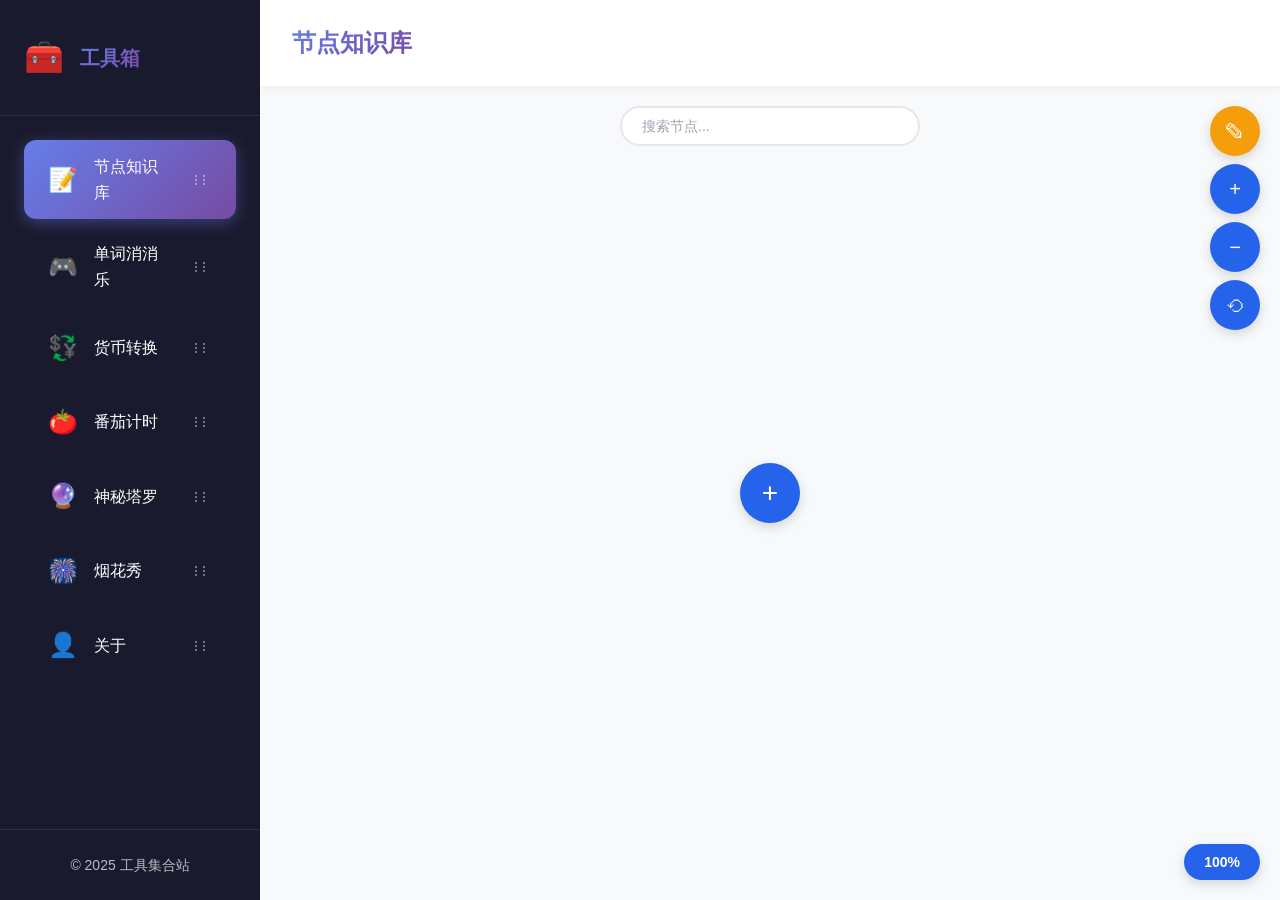
<file: index.html>
<!DOCTYPE html>
<html lang="zh-CN">
<head>
    <meta charset="UTF-8">
    <meta name="viewport" content="width=device-width, initial-scale=1.0">
    <title>工具集合站 - 你的在线工具箱</title>
    <meta name="description" content="集合多种实用工具的在线工具箱，包括货币转换器、番茄计时器、单词消消乐、烟花秀、神秘塔罗、节点知识库等">
    <link rel="stylesheet" href="css/main.css">
    <link rel="stylesheet" href="css/sidebar.css">
    <link rel="stylesheet" href="css/responsive.css">
</head>
<body>
    <div class="app-layout">
        <!-- 侧边栏 -->
        <aside class="sidebar">
            <div class="sidebar-header">
                <div class="logo">
                    <span class="logo-icon">🧰</span>
                    <span class="logo-text">工具箱</span>
                </div>
            </div>

            <nav class="sidebar-nav">
                <ul class="nav-list">
                    <li>
                        <a href="#notepoint" class="nav-item" data-app="notepoint">
                            <span class="nav-icon">📝</span>
                            <span class="nav-text">节点知识库</span>
                        </a>
                    </li>
                    <li>
                        <a href="#game" class="nav-item" data-app="game">
                            <span class="nav-icon">🎮</span>
                            <span class="nav-text">单词消消乐</span>
                        </a>
                    </li>
                    <li>
                        <a href="#converter" class="nav-item" data-app="converter">
                            <span class="nav-icon">💱</span>
                            <span class="nav-text">货币转换</span>
                        </a>
                    </li>
                    <li>
                        <a href="#timer" class="nav-item" data-app="timer">
                            <span class="nav-icon">🍅</span>
                            <span class="nav-text">番茄计时</span>
                        </a>
                    </li>
                    <li>
                        <a href="#tarot" class="nav-item" data-app="tarot">
                            <span class="nav-icon">🔮</span>
                            <span class="nav-text">神秘塔罗</span>
                        </a>
                    </li>
                    <li>
                        <a href="#fire" class="nav-item" data-app="fire">
                            <span class="nav-icon">🎆</span>
                            <span class="nav-text">烟花秀</span>
                        </a>
                    </li>
                    <li>
                        <a href="#about" class="nav-item" data-app="about">
                            <span class="nav-icon">👤</span>
                            <span class="nav-text">关于</span>
                        </a>
                    </li>
                </ul>
            </nav>

            <div class="sidebar-footer">
                <p>&copy; 2025 工具集合站</p>
            </div>
        </aside>

        <!-- 主内容区 -->
        <main class="main-content">
            <header class="content-header">
                <button class="menu-toggle" id="menuToggle" aria-label="切换菜单">
                    <span></span>
                    <span></span>
                    <span></span>
                </button>
                <h1 class="page-title" id="pageTitle">工具箱</h1>
            </header>

            <div class="content-area">
                <iframe id="appFrame" class="app-frame" title="应用内容"></iframe>
            </div>
        </main>

        <!-- 移动端遮罩层 -->
        <div class="sidebar-overlay" id="sidebarOverlay"></div>
    </div>

    <!-- 加载脚本 -->
    <script src="js/config.js"></script>
    <script src="js/iframe-controller.js"></script>
    <script src="js/navigation.js"></script>
    <script src="js/drag-reorder.js"></script>
    <script src="js/main.js"></script>
</body>
</html>
</file>
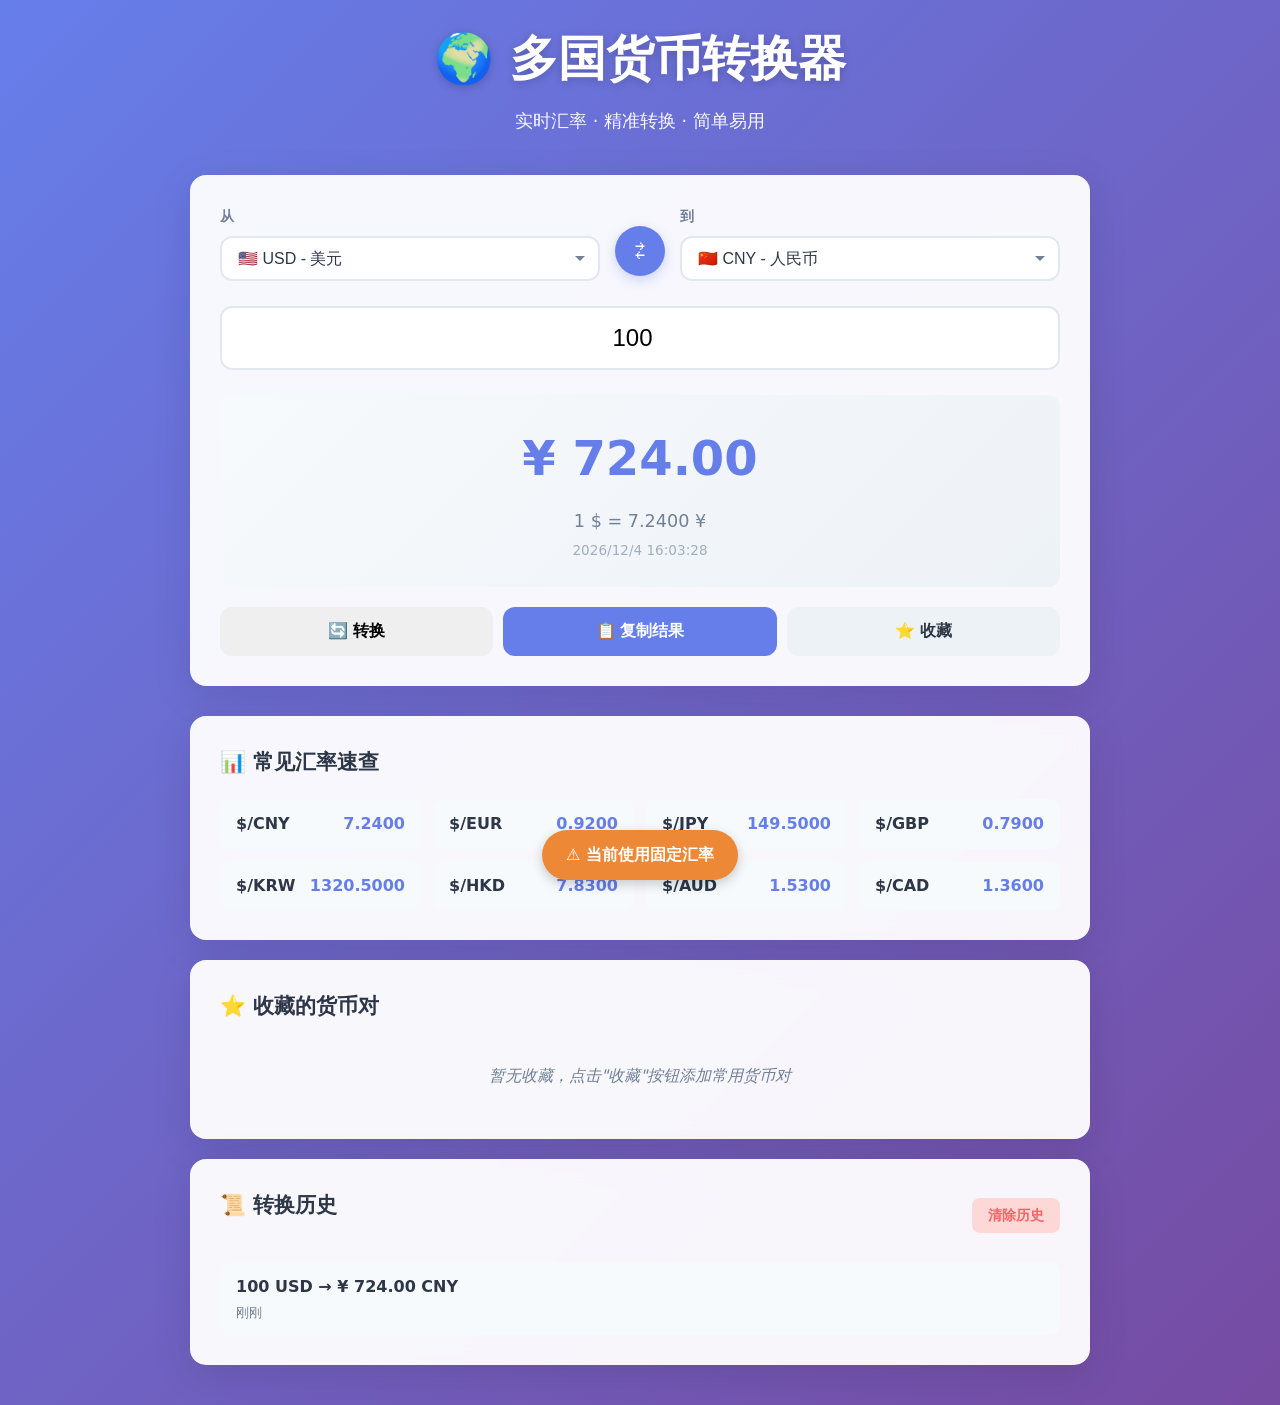
<file: apps/converter/index.html>
<!DOCTYPE html>
<html lang="zh-CN">
<head>
    <meta charset="UTF-8">
    <meta name="viewport" content="width=device-width, initial-scale=1.0">
    <title>多国货币转换器</title>
    <link rel="stylesheet" href="css/main.css">
</head>
<body>
    <div class="container">
        <header>
            <h1>🌍 多国货币转换器</h1>
            <p class="subtitle">实时汇率 · 精准转换 · 简单易用</p>
        </header>

        <!-- 主转换器卡片 -->
        <section class="converter-card">
            <div class="currency-selectors">
                <div class="selector-group">
                    <label for="fromCurrency">从</label>
                    <select id="fromCurrency"></select>
                </div>
                <button id="swapBtn" class="swap-btn" title="交换货币">⇄</button>
                <div class="selector-group">
                    <label for="toCurrency">到</label>
                    <select id="toCurrency"></select>
                </div>
            </div>

            <div class="input-section">
                <input type="number" id="amount" placeholder="输入金额" min="0" step="0.01" value="100">
            </div>

            <div class="result-section">
                <div id="result" class="result-value">--</div>
                <div id="rateInfo" class="rate-info">准备转换...</div>
                <div id="updateTime" class="update-time"></div>
            </div>

            <div class="action-buttons">
                <button id="convertBtn" class="action-btn">🔄 转换</button>
                <button id="copyBtn" class="action-btn copy-btn">📋 复制结果</button>
                <button id="addFavoriteBtn" class="action-btn favorite-btn">⭐ 收藏</button>
            </div>
        </section>

        <!-- 汇率速查表 -->
        <section class="rate-table-card">
            <h2>📊 常见汇率速查</h2>
            <div id="rateTable" class="rate-grid">
                <div class="loading">点击"转换"按钮获取汇率</div>
            </div>
        </section>

        <!-- 收藏货币对 -->
        <section class="favorites-card">
            <h2>⭐ 收藏的货币对</h2>
            <div id="favorites" class="favorites-list">
                <p class="empty-state">暂无收藏，点击"收藏"按钮添加常用货币对</p>
            </div>
        </section>

        <!-- 转换历史 -->
        <section class="history-card">
            <div class="history-header">
                <h2>📜 转换历史</h2>
                <button id="clearHistory" class="clear-btn">清除历史</button>
            </div>
            <div id="history" class="history-list">
                <p class="empty-state">暂无转换记录</p>
            </div>
        </section>

        <!-- 离线模式提示 -->
        <div id="offlineNotice" class="offline-notice" style="display: none;">
            ⚠️ 当前使用固定汇率
        </div>

        <!-- 通知提示 -->
        <div id="notification" class="notification" style="display: none;"></div>
    </div>

    <script>
        // ==================== 配置数据 ====================
        const currencies = [
            { code: 'USD', name: '美元', symbol: '$', flag: '🇺🇸' },
            { code: 'CNY', name: '人民币', symbol: '¥', flag: '🇨🇳' },
            { code: 'EUR', name: '欧元', symbol: '€', flag: '🇪🇺' },
            { code: 'JPY', name: '日元', symbol: '¥', flag: '🇯🇵' },
            { code: 'GBP', name: '英镑', symbol: '£', flag: '🇬🇧' },
            { code: 'KRW', name: '韩元', symbol: '₩', flag: '🇰🇷' },
            { code: 'HKD', name: '港币', symbol: 'HK$', flag: '🇭🇰' },
            { code: 'AUD', name: '澳元', symbol: 'A$', flag: '🇦🇺' },
            { code: 'CAD', name: '加元', symbol: 'C$', flag: '🇨🇦' },
            { code: 'CHF', name: '瑞士法郎', symbol: 'Fr', flag: '🇨🇭' },
            { code: 'SGD', name: '新加坡元', symbol: 'S$', flag: '🇸🇬' },
            { code: 'INR', name: '印度卢比', symbol: '₹', flag: '🇮🇳' }
        ];

        // 固定汇率数据（基于USD）
        const baseRates = {
            USD: 1,
            CNY: 7.24,
            EUR: 0.92,
            JPY: 149.50,
            GBP: 0.79,
            KRW: 1320.50,
            HKD: 7.83,
            AUD: 1.53,
            CAD: 1.36,
            CHF: 0.88,
            SGD: 1.34,
            INR: 83.12
        };

        // 默认设置
        const defaults = {
            fromCurrency: 'USD',
            toCurrency: 'CNY',
            amount: 100,
            maxHistoryItems: 20
        };

        // ==================== 应用状态 ====================
        const appState = {
            rates: null,
            currentBaseCurrency: defaults.fromCurrency
        };

        // ==================== 工具函数 ====================
        function getRates(baseCurrency) {
            const baseRate = baseRates[baseCurrency] || 1;
            const rates = {};

            for (const [code, rate] of Object.entries(baseRates)) {
                rates[code] = rate / baseRate;
            }

            return rates;
        }

        function formatHistoryTime(timestamp) {
            const now = Date.now();
            const diff = now - timestamp;

            if (diff < 60000) return '刚刚';
            if (diff < 3600000) return Math.floor(diff / 60000) + '分钟前';
            if (diff < 86400000) return Math.floor(diff / 3600000) + '小时前';
            if (diff < 604800000) return Math.floor(diff / 86400000) + '天前';

            return new Date(timestamp).toLocaleDateString('zh-CN', {
                month: '2-digit', day: '2-digit',
                hour: '2-digit', minute: '2-digit'
            });
        }

        function showNotification(message, type = 'info') {
            const notification = document.getElementById('notification');
            notification.textContent = message;
            notification.className = `notification ${type}`;
            notification.style.display = 'block';

            setTimeout(() => {
                notification.style.display = 'none';
            }, 3000);
        }

        // ==================== UI操作函数 ====================
        function populateCurrencySelectors() {
            const optionsHTML = currencies.map(currency =>
                `<option value="${currency.code}">${currency.flag} ${currency.code} - ${currency.name}</option>`
            ).join('');

            document.getElementById('fromCurrency').innerHTML = optionsHTML;
            document.getElementById('toCurrency').innerHTML = optionsHTML;
            document.getElementById('fromCurrency').value = defaults.fromCurrency;
            document.getElementById('toCurrency').value = defaults.toCurrency;

            console.log('货币选择器已填充，共', currencies.length, '种货币');
        }

        function updateRateTable(baseCurrency) {
            const rates = getRates(baseCurrency);
            const displayCurrencies = currencies.filter(c => c.code !== baseCurrency).slice(0, 8);

            const html = displayCurrencies.map(currency => {
                const rate = rates[currency.code];
                const baseCurrencyInfo = currencies.find(c => c.code === baseCurrency);
                return `
                    <div class="rate-item">
                        <span class="rate-pair">${baseCurrencyInfo.symbol}/${currency.code}</span>
                        <span class="rate-value">${rate.toFixed(4)}</span>
                    </div>
                `;
            }).join('');

            document.getElementById('rateTable').innerHTML = html;
        }

        function updateFavoritesList() {
            const favorites = JSON.parse(localStorage.getItem('currency_converter_favorites') || '[]');

            if (favorites.length === 0) {
                document.getElementById('favorites').innerHTML = '<p class="empty-state">暂无收藏，点击"收藏"按钮添加常用货币对</p>';
                return;
            }

            const html = favorites.map((fav, index) => {
                const fromCurrency = currencies.find(c => c.code === fav.from);
                const toCurrency = currencies.find(c => c.code === fav.to);
                return `
                    <div class="favorite-item" data-index="${index}">
                        <span class="favorite-pair">
                            ${fromCurrency?.flag || ''} ${fav.from} → ${toCurrency?.flag || ''} ${fav.to}
                        </span>
                        <button class="favorite-remove" data-index="${index}">×</button>
                    </div>
                `;
            }).join('');

            document.getElementById('favorites').innerHTML = html;

            // 绑定点击事件
            document.querySelectorAll('.favorite-item').forEach((item, index) => {
                item.addEventListener('click', (e) => {
                    if (e.target.classList.contains('favorite-remove')) return;
                    const fav = favorites[index];
                    document.getElementById('fromCurrency').value = fav.from;
                    document.getElementById('toCurrency').value = fav.to;
                    appState.currentBaseCurrency = fav.from;
                    performConvert();
                    updateFavoriteButton();
                });
            });

            document.querySelectorAll('.favorite-remove').forEach((btn, index) => {
                btn.addEventListener('click', (e) => {
                    e.stopPropagation();
                    favorites.splice(index, 1);
                    localStorage.setItem('currency_converter_favorites', JSON.stringify(favorites));
                    updateFavoritesList();
                    updateFavoriteButton();
                    showNotification('已从收藏中移除', 'success');
                });
            });
        }

        function updateHistoryList() {
            const history = JSON.parse(localStorage.getItem('currency_converter_history') || '[]');

            if (history.length === 0) {
                document.getElementById('history').innerHTML = '<p class="empty-state">暂无转换记录</p>';
                return;
            }

            const html = history.map((item, index) => `
                <div class="history-item" data-index="${index}">
                    <div class="history-details">
                        <div class="history-conversion">${item.conversion}</div>
                        <div class="history-time">${formatHistoryTime(item.timestamp)}</div>
                    </div>
                </div>
            `).join('');

            document.getElementById('history').innerHTML = html;

            // 绑定点击事件
            document.querySelectorAll('.history-item').forEach((item, index) => {
                item.addEventListener('click', () => {
                    const record = history[index];
                    document.getElementById('fromCurrency').value = record.from;
                    document.getElementById('toCurrency').value = record.to;
                    document.getElementById('amount').value = record.amount;
                    appState.currentBaseCurrency = record.from;
                    performConvert();
                    updateFavoriteButton();
                });
            });
        }

        function updateFavoriteButton() {
            const from = document.getElementById('fromCurrency').value;
            const to = document.getElementById('toCurrency').value;
            const favorites = JSON.parse(localStorage.getItem('currency_converter_favorites') || '[]');
            const isFav = favorites.some(fav => fav.from === from && fav.to === to);

            const btn = document.getElementById('addFavoriteBtn');
            if (isFav) {
                btn.classList.add('active');
                btn.textContent = '★ 已收藏';
            } else {
                btn.classList.remove('active');
                btn.textContent = '⭐ 收藏';
            }
        }

        // ==================== 核心功能 ====================
        function performConvert() {
            const from = document.getElementById('fromCurrency').value;
            const to = document.getElementById('toCurrency').value;
            const amount = parseFloat(document.getElementById('amount').value) || 0;

            if (from === to) {
                showNotification('请选择不同的货币', 'error');
                return;
            }

            if (amount <= 0) {
                document.getElementById('result').textContent = '--';
                document.getElementById('rateInfo').textContent = '请输入有效金额';
                return;
            }

            // 获取汇率
            const rates = getRates(from);
            const rate = rates[to];
            const result = amount * rate;

            // 格式化结果
            const toCurrency = currencies.find(c => c.code === to);
            const fromCurrency = currencies.find(c => c.code === from);
            const formattedResult = `${toCurrency.symbol} ${result.toLocaleString('zh-CN', { minimumFractionDigits: 2, maximumFractionDigits: 2 })}`;

            // 更新UI
            document.getElementById('result').textContent = formattedResult;
            document.getElementById('rateInfo').textContent = `1 ${fromCurrency.symbol} = ${rate.toFixed(4)} ${toCurrency.symbol}`;
            document.getElementById('updateTime').textContent = new Date().toLocaleString('zh-CN');

            // 更新汇率速查表
            updateRateTable(from);

            // 保存历史记录
            if (amount > 0 && result > 0) {
                const history = JSON.parse(localStorage.getItem('currency_converter_history') || '[]');
                history.unshift({
                    conversion: `${amount} ${from} → ${formattedResult} ${to}`,
                    from, to, amount, result: formattedResult,
                    timestamp: Date.now()
                });
                // 限制历史记录数量
                if (history.length > defaults.maxHistoryItems) {
                    history.pop();
                }
                localStorage.setItem('currency_converter_history', JSON.stringify(history));
                updateHistoryList();
            }

            console.log('转换完成:', amount, from, '→', result.toFixed(2), to);
        }

        function swapCurrencies() {
            const from = document.getElementById('fromCurrency');
            const to = document.getElementById('toCurrency');
            const temp = from.value;
            from.value = to.value;
            to.value = temp;

            appState.currentBaseCurrency = from.value;

            // 添加旋转动画
            const swapBtn = document.getElementById('swapBtn');
            swapBtn.classList.add('rotating');
            setTimeout(() => swapBtn.classList.remove('rotating'), 300);

            performConvert();
            updateFavoriteButton();
        }

        function copyResult() {
            const result = document.getElementById('result').textContent;
            if (result === '--') return;

            navigator.clipboard.writeText(result).then(() => {
                showNotification('已复制到剪贴板', 'success');
            }).catch(() => {
                showNotification('复制失败，请手动复制', 'error');
            });
        }

        function toggleFavorite() {
            const from = document.getElementById('fromCurrency').value;
            const to = document.getElementById('toCurrency').value;

            let favorites = JSON.parse(localStorage.getItem('currency_converter_favorites') || '[]');
            const existingIndex = favorites.findIndex(fav => fav.from === from && fav.to === to);

            if (existingIndex >= 0) {
                favorites.splice(existingIndex, 1);
                showNotification('已从收藏中移除', 'success');
            } else {
                favorites.push({ from, to, timestamp: Date.now() });
                showNotification('已添加到收藏', 'success');
            }

            localStorage.setItem('currency_converter_favorites', JSON.stringify(favorites));
            updateFavoritesList();
            updateFavoriteButton();
        }

        function clearHistory() {
            localStorage.removeItem('currency_converter_history');
            updateHistoryList();
            showNotification('历史记录已清除', 'success');
        }

        // ==================== 初始化 ====================
        document.addEventListener('DOMContentLoaded', function() {
            console.log('页面已加载，初始化中...');

            // 填充货币选择器
            populateCurrencySelectors();

            // 显示固定汇率提示
            document.getElementById('offlineNotice').style.display = 'block';

            // 绑定事件
            document.getElementById('convertBtn').addEventListener('click', performConvert);
            document.getElementById('swapBtn').addEventListener('click', swapCurrencies);
            document.getElementById('copyBtn').addEventListener('click', copyResult);
            document.getElementById('addFavoriteBtn').addEventListener('click', toggleFavorite);
            document.getElementById('clearHistory').addEventListener('click', clearHistory);

            // 货币选择器变化时
            document.getElementById('fromCurrency').addEventListener('change', () => {
                appState.currentBaseCurrency = document.getElementById('fromCurrency').value;
                performConvert();
                updateFavoriteButton();
            });

            document.getElementById('toCurrency').addEventListener('change', () => {
                performConvert();
                updateFavoriteButton();
            });

            // 金额输入变化（带防抖）
            let debounceTimer;
            document.getElementById('amount').addEventListener('input', () => {
                clearTimeout(debounceTimer);
                debounceTimer = setTimeout(() => {
                    performConvert();
                }, 300);
            });

            // 加载收藏列表
            updateFavoritesList();

            // 更新收藏按钮状态
            updateFavoriteButton();

            // 执行初始转换
            performConvert();

            console.log('初始化完成');
        });
    </script>
</body>
</html>
</file>
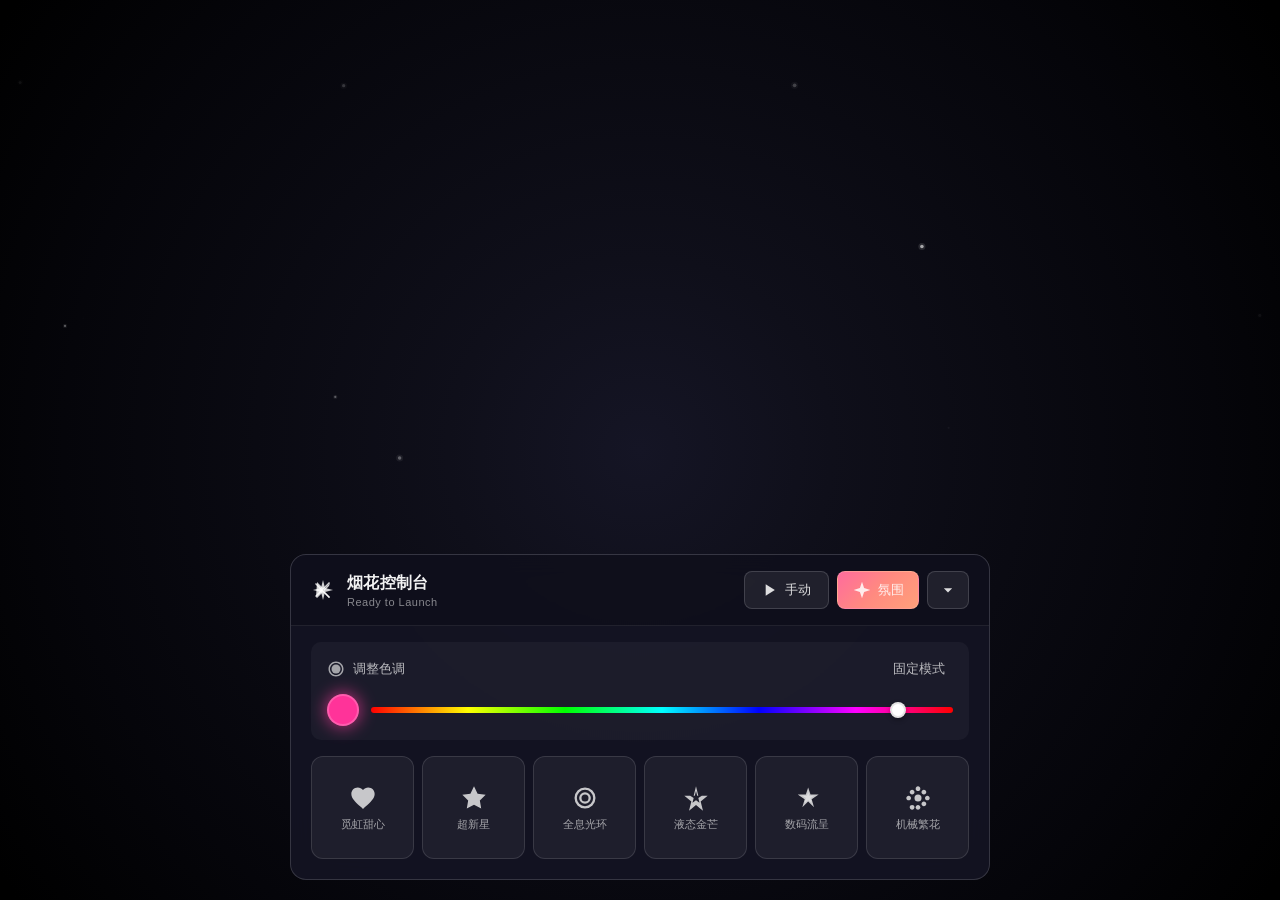
<file: apps/fire/index.html>
<!DOCTYPE html>
<html lang="zh-CN">
<head>
    <meta charset="UTF-8">
    <meta name="viewport" content="width=device-width, initial-scale=1.0">
    <title>烟花秀 - Firework Show</title>
    <link rel="stylesheet" href="css/style.css">
</head>
<body>
    <!-- Canvas层 -->
    <canvas id="bg-canvas"></canvas>
    <canvas id="fw-canvas"></canvas>
    <canvas id="overlay-canvas"></canvas>

    <!-- 控制台 -->
    <div class="firework-console visible" id="firework-console">
        <div class="console-header">
            <div class="header-left">
                <svg class="firework-icon" width="24" height="24" viewBox="0 0 24 24" fill="none" xmlns="http://www.w3.org/2000/svg">
                    <path d="M12 2L14 10L12 12L10 10L12 2Z" fill="currentColor"/>
                    <path d="M12 22L10 14L12 12L14 14L12 22Z" fill="currentColor"/>
                    <path d="M2 12L10 14L12 12L10 10L2 12Z" fill="currentColor"/>
                    <path d="M22 12L14 10L12 12L14 14L22 12Z" fill="currentColor"/>
                    <path d="M5 5L11 11L12 12L11 13L5 19L4 18L10 12L4 6L5 5Z" fill="currentColor"/>
                    <path d="M19 5L13 11L12 12L13 13L19 19L18 20L12 14L18 8L19 5Z" fill="currentColor"/>
                    <path d="M5 19L11 13L12 12L13 11L19 5L18 4L12 10L6 4L5 19Z" fill="currentColor"/>
                    <path d="M19 19L13 13L12 12L11 11L5 19L6 20L12 14L18 20L19 19Z" fill="currentColor"/>
                </svg>
                <div class="header-title-group">
                    <span class="console-title">烟花控制台</span>
                    <span class="console-status" id="console-status">Ready to Launch</span>
                </div>
            </div>
            <div class="header-controls">
                <button class="header-btn play-btn" id="play-btn" title="手动发射">
                    <svg class="play-icon" width="20" height="20" viewBox="0 0 24 24" fill="currentColor">
                        <path d="M8 5V19L19 12L8 5Z"/>
                    </svg>
                    <svg class="pause-icon" width="20" height="20" viewBox="0 0 24 24" fill="currentColor">
                        <path d="M6 4H10V20H6V4ZM14 4H18V20H14V4Z"/>
                    </svg>
                    <span class="btn-text">手动</span>
                </button>
                <button class="header-btn atmosphere-btn" id="atmosphere-launch" title="氛围发射">
                    <svg width="20" height="20" viewBox="0 0 24 24" fill="currentColor">
                        <path d="M12 2L14.5 9.5L22 12L14.5 14.5L12 22L9.5 14.5L2 12L9.5 9.5L12 2Z"/>
                    </svg>
                    <span class="btn-text">氛围</span>
                </button>
                <button class="header-btn collapse-btn" id="collapse-btn" title="折叠控制台">
                    <svg width="20" height="20" viewBox="0 0 24 24" fill="currentColor">
                        <path d="M7 10L12 15L17 10H7Z"/>
                    </svg>
                </button>
            </div>
        </div>

        <div class="console-content">
            <!-- 颜色控制行 -->
            <div class="color-control-row">
                <div class="color-control-top">
                    <div class="color-label">
                        <svg class="palette-icon" width="18" height="18" viewBox="0 0 24 24" fill="none" xmlns="http://www.w3.org/2000/svg">
                            <path d="M12 2C6.48 2 2 6.48 2 12C2 17.52 6.48 22 12 22C17.52 22 22 17.52 22 12C22 6.48 17.52 2 12 2ZM12 20C7.59 20 4 16.41 4 12C4 7.59 7.59 4 12 4C16.41 4 20 7.59 20 12C20 16.41 16.41 20 12 20Z" fill="currentColor"/>
                            <circle cx="12" cy="12" r="6" fill="currentColor"/>
                        </svg>
                        <span class="color-label-text">调整色调</span>
                    </div>
                    <span class="color-mode-text" id="color-mode-text">固定模式</span>
                </div>
                <div class="color-mode-row">
                    <div class="color-indicator" id="color-indicator">
                        <div class="color-preview-circle" id="color-preview"></div>
                        <svg class="rainbow-icon" width="32" height="32" viewBox="0 0 32 32" style="display:none;">
                            <circle cx="16" cy="16" r="14" fill="url(#rainbow-gradient)"/>
                            <defs>
                                <linearGradient id="rainbow-gradient" x1="0%" y1="0%" x2="100%" y2="100%">
                                    <stop offset="0%" stop-color="#ff0000"/>
                                    <stop offset="17%" stop-color="#ff8000"/>
                                    <stop offset="33%" stop-color="#ffff00"/>
                                    <stop offset="50%" stop-color="#00ff00"/>
                                    <stop offset="67%" stop-color="#0080ff"/>
                                    <stop offset="83%" stop-color="#8000ff"/>
                                    <stop offset="100%" stop-color="#ff0080"/>
                                </linearGradient>
                            </defs>
                        </svg>
                    </div>
                    <input type="range" class="hue-slider" id="hue-slider" min="0" max="360" value="330">
                </div>
            </div>

            <!-- 烟花类型选择行 -->
            <div class="firework-types-row">
                <button class="firework-type-btn heart-btn" data-type="heart" title="觅虹甜心">
                    <svg width="28" height="28" viewBox="0 0 24 24" fill="currentColor">
                        <path d="M12 21.35L10.55 20.03C5.4 15.36 2 12.27 2 8.5C2 5.41 4.42 3 7.5 3C9.24 3 10.91 3.81 12 5.08C13.09 3.81 14.76 3 16.5 3C19.58 3 22 5.41 22 8.5C22 12.27 18.6 15.36 13.45 20.03L12 21.35Z"/>
                    </svg>
                    <span class="firework-type-name">觅虹甜心</span>
                </button>
                <button class="firework-type-btn star-btn" data-type="star" title="超新星">
                    <svg width="28" height="28" viewBox="0 0 24 24" fill="currentColor">
                        <path d="M12 2L15.09 8.26L22 9.27L17 14.14L18.18 21.02L12 17.77L5.82 21.02L7 14.14L2 9.27L8.91 8.26L12 2Z"/>
                    </svg>
                    <span class="firework-type-name">超新星</span>
                </button>
                <button class="firework-type-btn rings-btn" data-type="rings" title="全息光环">
                    <svg width="28" height="28" viewBox="0 0 24 24" fill="none" stroke="currentColor" stroke-width="2">
                        <circle cx="12" cy="12" r="8"/>
                        <circle cx="12" cy="12" r="4"/>
                    </svg>
                    <span class="firework-type-name">全息光环</span>
                </button>
                <button class="firework-type-btn radial-btn" data-type="radial" title="液态金芒">
                    <svg width="28" height="28" viewBox="0 0 24 24" fill="currentColor">
                        <path d="M12 2L14 10H22L16 15L18 23L12 18L6 23L8 15L2 10H10L12 2ZM12 6L11 10H7L10 12L9 16L12 14L15 16L14 12L17 10H13L12 6Z"/>
                    </svg>
                    <span class="firework-type-name">液态金芒</span>
                </button>
                <button class="firework-type-btn fan-btn" data-type="fan" title="数码流呈">
                    <svg width="28" height="28" viewBox="0 0 24 24" fill="currentColor">
                        <path d="M13 3L11 9H4L10 13L8 20L13 15L18 20L16 13L22 9H15L13 3Z"/>
                        <path d="M13 7L12 10H8L11 12L10 16L13 14L16 16L15 12L18 10H14L13 7Z" opacity="0.5"/>
                    </svg>
                    <span class="firework-type-name">数码流呈</span>
                </button>
                <button class="firework-type-btn flower-btn" data-type="flower" title="机械繁花">
                    <svg width="28" height="28" viewBox="0 0 24 24" fill="currentColor">
                        <path d="M12 2C13.1 2 14 2.9 14 4C14 5.1 13.1 6 12 6C10.9 6 10 5.1 10 4C10 2.9 10.9 2 12 2Z"/>
                        <path d="M12 22C13.1 22 14 21.1 14 20C14 18.9 13.1 18 12 18C10.9 18 10 18.9 10 20C10 21.1 10.9 22 12 22Z"/>
                        <path d="M2 12C2 13.1 2.9 14 4 14C5.1 14 6 13.1 6 12C6 10.9 5.1 10 4 10C2.9 10 2 10.9 2 12Z"/>
                        <path d="M22 12C22 13.1 21.1 14 20 14C18.9 14 18 13.1 18 12C18 10.9 18.9 10 20 10C21.1 10 22 10.9 22 12Z"/>
                        <circle cx="12" cy="12" r="3"/>
                        <path d="M5.5 5.5C6.3 4.7 7.6 4.7 8.4 5.5C9.2 6.3 9.2 7.6 8.4 8.4C7.6 9.2 6.3 9.2 5.5 8.4C4.7 7.6 4.7 6.3 5.5 5.5Z"/>
                        <path d="M18.5 5.5C19.3 6.3 19.3 7.6 18.5 8.4C17.7 9.2 16.4 9.2 15.6 8.4C14.8 7.6 14.8 6.3 15.6 5.5C16.4 4.7 17.7 4.7 18.5 5.5Z"/>
                        <path d="M5.5 18.5C6.3 17.7 7.6 17.7 8.4 18.5C9.2 19.3 9.2 20.6 8.4 21.4C7.6 22.2 6.3 22.2 5.5 21.4C4.7 20.6 4.7 19.3 5.5 18.5Z"/>
                        <path d="M18.5 18.5C19.3 17.7 19.3 16.4 18.5 15.6C17.7 14.8 16.4 14.8 15.6 15.6C14.8 16.4 14.8 17.7 15.6 18.5C16.4 19.3 17.7 19.3 18.5 18.5Z"/>
                    </svg>
                    <span class="firework-type-name">机械繁花</span>
                </button>
            </div>
        </div>
    </div>

    <!-- OPEN CONSOLE按钮 -->
    <button class="open-console-btn" id="open-console">
        <svg width="20" height="20" viewBox="0 0 24 24" fill="currentColor">
            <path d="M12 2L14.5 9.5L22 12L14.5 14.5L12 22L9.5 14.5L2 12L9.5 9.5L12 2Z"/>
        </svg>
        <span>OPEN CONSOLE</span>
    </button>

    <!-- JavaScript -->
    <script src="js/config.js"></script>
    <script src="js/utils.js"></script>
    <script src="js/screen-flash.js"></script>
    <script src="js/background.js"></script>
    <script src="js/particle.js"></script>
    <script src="js/fireworks.js"></script>
    <script src="js/firework.js"></script>
    <script src="js/canvas.js"></script>
    <script src="js/main.js"></script>
</body>
</html>
</file>
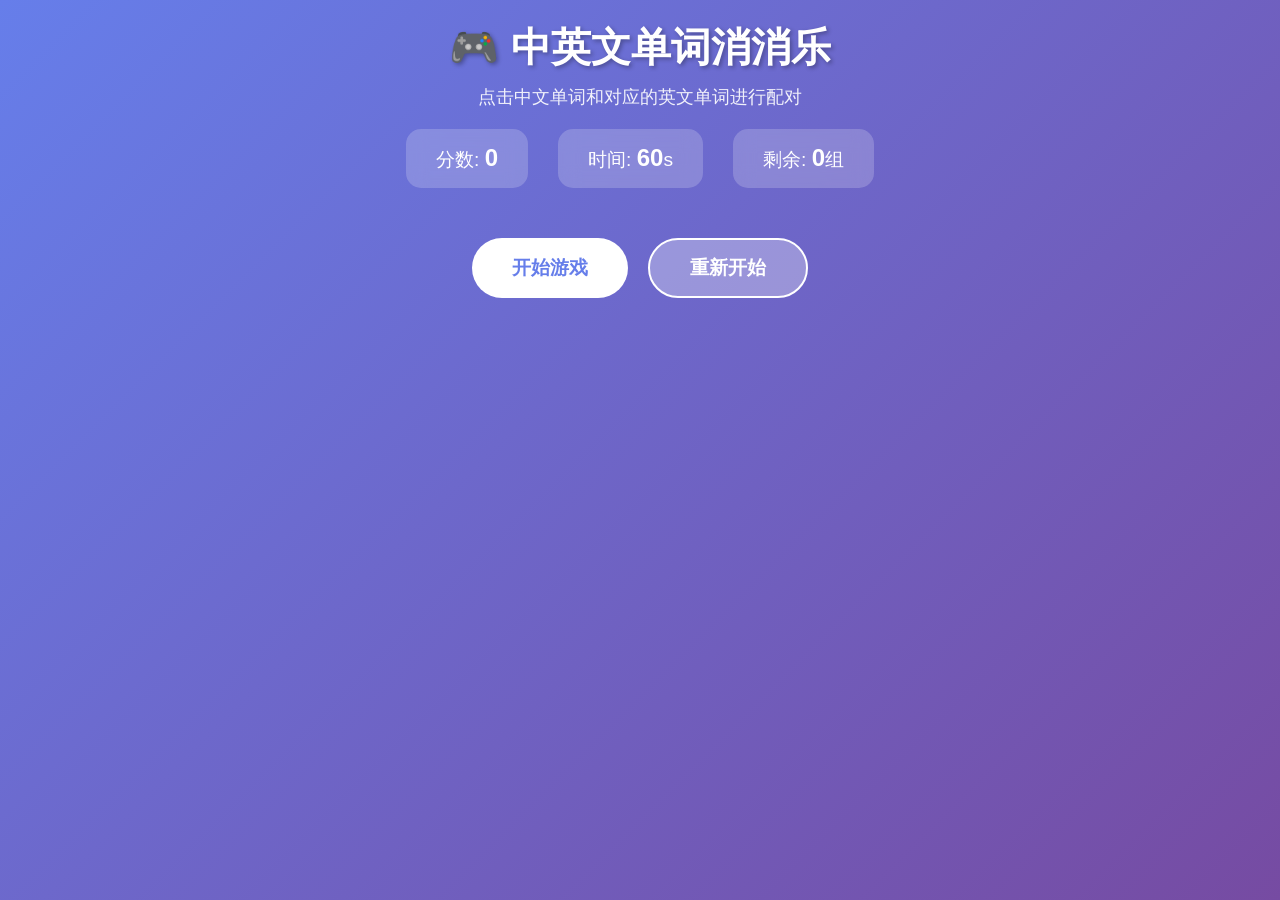
<file: apps/game/index.html>
<!DOCTYPE html>
<html lang="zh-CN">
<head>
    <meta charset="UTF-8">
    <meta name="viewport" content="width=device-width, initial-scale=1.0">
    <title>中英文单词消消乐</title>
    <link rel="stylesheet" href="css/styles.css">
</head>
<body>
    <div class="header">
        <h1>🎮 中英文单词消消乐</h1>
        <p>点击中文单词和对应的英文单词进行配对</p>
    </div>

    <div class="game-info">
        <div class="info-box">
            分数: <span id="score">0</span>
        </div>
        <div class="info-box">
            时间: <span id="time">60</span>s
        </div>
        <div class="info-box">
            剩余: <span id="remaining">0</span>组
        </div>
    </div>

    <div class="game-container" id="gameContainer"></div>

    <div class="controls">
        <button class="btn btn-primary" id="startBtn">开始游戏</button>
        <button class="btn btn-secondary" id="resetBtn">重新开始</button>
    </div>

    <div class="message" id="message">
        <h2 id="messageTitle">游戏结束!</h2>
        <p id="messageText">你的得分: 0</p>
        <button class="btn btn-primary" id="playAgainBtn">再来一局</button>
    </div>

    <script src="js/words-data.js"></script>
    <script src="js/audio-generator.js"></script>
    <script src="js/game-logic.js"></script>
    <script src="js/ui-controller.js"></script>
</body>
</html>
</file>
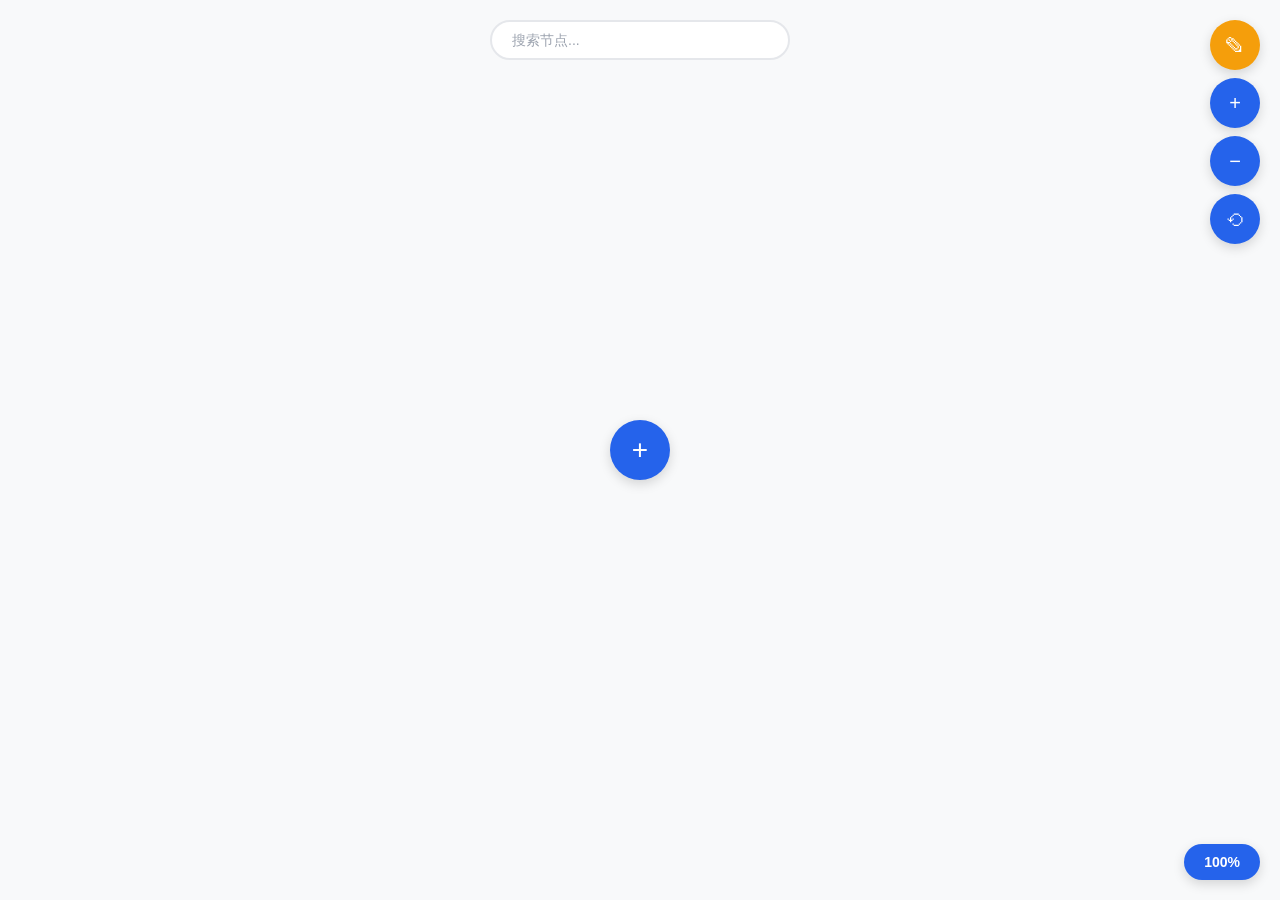
<file: apps/notepoint/index.html>
<!DOCTYPE html>
<html lang="zh-CN">
<head>
    <meta charset="UTF-8">
    <meta name="viewport" content="width=device-width, initial-scale=1.0">
    <title>知识关系图谱</title>
    <link rel="stylesheet" href="css/styles.css">
</head>
<body>
    <!-- 主画布 -->
    <div id="graph-container">
        <svg id="connections-layer"></svg>
        <div id="nodes-container"></div>
    </div>

    <!-- 添加按钮 -->
    <button id="add-button">+</button>

    <!-- 创建面板 -->
    <div id="create-panel" class="panel">
        <div class="panel-header">
            <h3>创建新节点</h3>
            <button class="fullscreen-btn" id="create-fullscreen-btn" title="全屏编辑">⛶</button>
        </div>
        <input type="text" id="node-title" placeholder="节点标题" required>
        <input type="text" id="parent-search-input" placeholder="搜索父节点...">
        <select id="node-parent">
            <option value="">无父节点</option>
        </select>
        <input type="text" id="node-tag" placeholder="标签（用逗号分隔）">
        <textarea id="node-content-input" placeholder="节点内容" rows="4"></textarea>
        <div class="panel-buttons">
            <button class="primary" id="confirm-create">创建</button>
            <button class="secondary" id="cancel-create">取消</button>
        </div>
    </div>

    <!-- 编辑面板 -->
    <div id="edit-panel" class="panel">
        <div class="panel-header">
            <h3>编辑节点</h3>
            <button class="fullscreen-btn" id="edit-fullscreen-btn" title="全屏编辑">⛶</button>
        </div>
        <input type="text" id="edit-node-title" placeholder="节点标题" required>
        <input type="text" id="edit-parent-search-input" placeholder="搜索父节点...">
        <select id="edit-node-parent">
            <option value="">无父节点</option>
        </select>
        <input type="text" id="edit-node-tag" placeholder="标签（用逗号分隔）">
        <textarea id="edit-node-content-input" placeholder="节点内容" rows="4"></textarea>
        <div class="panel-buttons">
            <button class="primary" id="confirm-edit">保存</button>
            <button class="danger" id="delete-node">删除</button>
            <button class="secondary" id="cancel-edit">取消</button>
        </div>
    </div>

    <!-- 内容查看面板 -->
    <div id="view-panel">
        <h3 id="content-title"></h3>
        <p id="content-body"></p>
    </div>

    <!-- 缩放指示器 -->
    <div id="zoom-indicator">100%</div>

    <!-- 搜索框 -->
    <div id="search-box">
        <input type="text" id="search-input" placeholder="搜索节点...">
    </div>

    <!-- 控制按钮 -->
    <div id="controls">
        <button id="edit-mode-btn" title="编辑模式">✎</button>
        <button id="zoom-in-btn" title="放大">+</button>
        <button id="zoom-out-btn" title="缩小">−</button>
        <button id="reset-view-btn" title="重置视图">⟲</button>
    </div>

    <script src="js/app.js"></script>
</body>
</html>
</file>
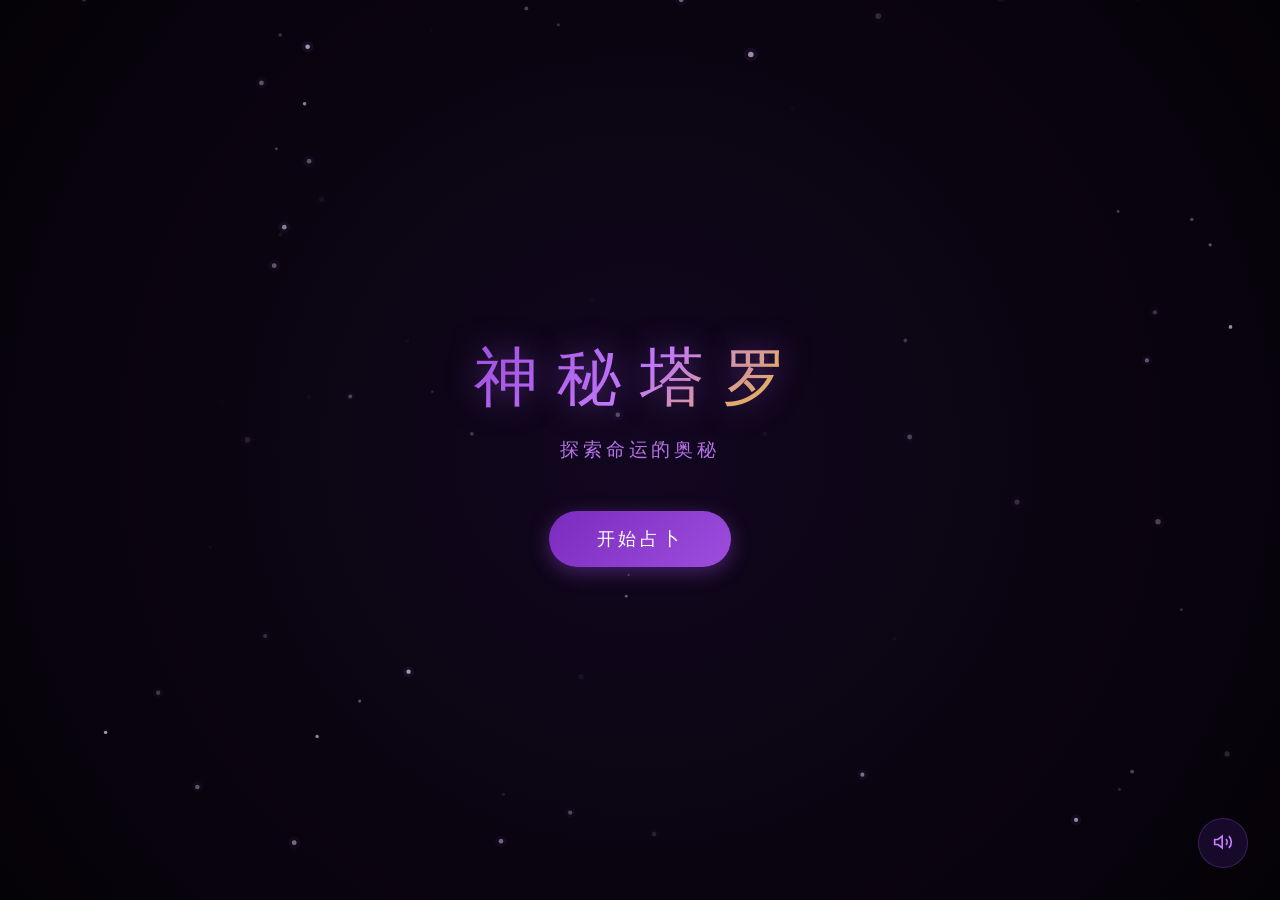
<file: apps/tarot/index.html>
<!DOCTYPE html>
<html lang="zh-CN">
<head>
    <meta charset="UTF-8">
    <meta name="viewport" content="width=device-width, initial-scale=1.0">
    <title>神秘塔罗 - 探索命运的奥秘</title>
    <link rel="stylesheet" href="css/style.css">
</head>
<body>
    <!-- Canvas 层叠 -->
    <canvas id="bg-canvas"></canvas>
    <canvas id="tarot-canvas"></canvas>
    <canvas id="overlay-canvas"></canvas>

    <!-- 欢迎界面 -->
    <div class="welcome-screen" id="welcome-screen">
        <div class="welcome-content">
            <h1 class="main-title">神秘塔罗</h1>
            <p class="subtitle">探索命运的奥秘</p>
            <button class="start-btn" id="start-btn">
                <span class="btn-text">开始占卜</span>
                <div class="btn-glow"></div>
            </button>
        </div>
    </div>

    <!-- 牌阵选择界面 -->
    <div class="spread-selector" id="spread-selector" style="display: none;">
        <button class="nav-btn spread-back-btn" id="spread-back-btn">
            <svg width="20" height="20" viewBox="0 0 24 24" fill="none" stroke="currentColor" stroke-width="2">
                <path d="M19 12H5M12 19l-7-7 7-7"/>
            </svg>
            <span>返回</span>
        </button>
        <div class="selector-content">
            <h2 class="selector-title">选择牌阵</h2>
            <div class="spread-grid" id="spread-grid">
                <!-- 牌阵选项将通过JS生成 -->
            </div>
        </div>
    </div>

    <!-- 占卜主界面 -->
    <div class="reading-container" id="reading-container" style="display: none;">
        <!-- 顶部导航栏 -->
        <div class="top-bar">
            <button class="nav-btn back-btn" id="back-btn">
                <svg width="20" height="20" viewBox="0 0 24 24" fill="none" stroke="currentColor" stroke-width="2">
                    <path d="M19 12H5M12 19l-7-7 7-7"/>
                </svg>
                <span>返回</span>
            </button>
            <span class="reading-title" id="reading-title">三牌阵占卜</span>
            <button class="nav-btn reset-btn" id="reset-btn">
                <svg width="20" height="20" viewBox="0 0 24 24" fill="none" stroke="currentColor" stroke-width="2">
                    <path d="M23 4v6h-6M1 20v-6h6"/>
                    <path d="M3.51 9a9 9 0 0 1 14.85-3.36L23 10M1 14l4.64 4.36A9 9 0 0 0 20.49 15"/>
                </svg>
                <span>重置</span>
            </button>
        </div>

        <!-- 卡牌操作区 -->
        <div class="card-actions" id="card-actions">
            <button class="action-btn shuffle-btn" id="shuffle-btn">
                <div class="btn-icon">
                    <svg width="20" height="20" viewBox="0 0 24 24" fill="none" stroke="currentColor" stroke-width="2">
                        <path d="M21 16v5h-5M2 11l5-5 5 5M4 16v5h5M21 8l-5 5-5-5"/>
                    </svg>
                </div>
                <span class="btn-text">洗牌</span>
            </button>
            <button class="action-btn draw-btn" id="draw-btn" disabled>
                <div class="btn-icon">
                    <svg width="20" height="20" viewBox="0 0 24 24" fill="none" stroke="currentColor" stroke-width="2">
                        <rect x="3" y="3" width="18" height="18" rx="2" ry="2"/>
                        <path d="M12 8v8M8 12h8"/>
                    </svg>
                </div>
                <span class="btn-text" id="draw-text">抽牌 (0/1)</span>
            </button>
        </div>

        <!-- 解读面板 -->
        <div class="interpretation-panel" id="interpretation-panel">
            <div class="panel-header">
                <h3 class="panel-title">牌面解读</h3>
                <button class="close-panel-btn" id="close-panel-btn">
                    <svg width="20" height="20" viewBox="0 0 24 24" fill="none" stroke="currentColor" stroke-width="2">
                        <path d="M18 6L6 18M6 6l12 12"/>
                    </svg>
                </button>
            </div>
            <div class="panel-content" id="panel-content">
                <p class="panel-placeholder">完成抽牌后查看解读</p>
            </div>
        </div>
    </div>

    <!-- 音效控制 -->
    <button class="sound-toggle" id="sound-toggle">
        <div class="sound-icon-on" id="sound-icon-on">
            <svg width="20" height="20" viewBox="0 0 24 24" fill="none" stroke="currentColor" stroke-width="2">
                <polygon points="11 5 6 9 2 9 2 15 6 15 11 19 11 5"/>
                <path d="M19.07 4.93a10 10 0 0 1 0 14.14M15.54 8.46a5 5 0 0 1 0 7.07"/>
            </svg>
        </div>
        <div class="sound-icon-off" id="sound-icon-off" style="display: none;">
            <svg width="20" height="20" viewBox="0 0 24 24" fill="none" stroke="currentColor" stroke-width="2">
                <polygon points="11 5 6 9 2 9 2 15 6 15 11 19 11 5"/>
                <line x1="23" y1="9" x2="17" y2="15"/>
                <line x1="17" y1="9" x2="23" y2="15"/>
            </svg>
        </div>
    </button>

    <script src="js/config.js"></script>
    <script src="js/utils.js"></script>
    <script src="js/audio.js"></script>
    <script src="js/tarot-data.js"></script>
    <script src="js/background.js"></script>
    <script src="js/particle.js"></script>
    <script src="js/canvas.js"></script>
    <script src="js/card.js"></script>
    <script src="js/deck.js"></script>
    <script src="js/shuffle.js"></script>
    <script src="js/spread.js"></script>
    <script src="js/interpretation.js"></script>
    <script src="js/main.js"></script>
    <script src="js/init.js"></script>
</body>
</html>
</file>
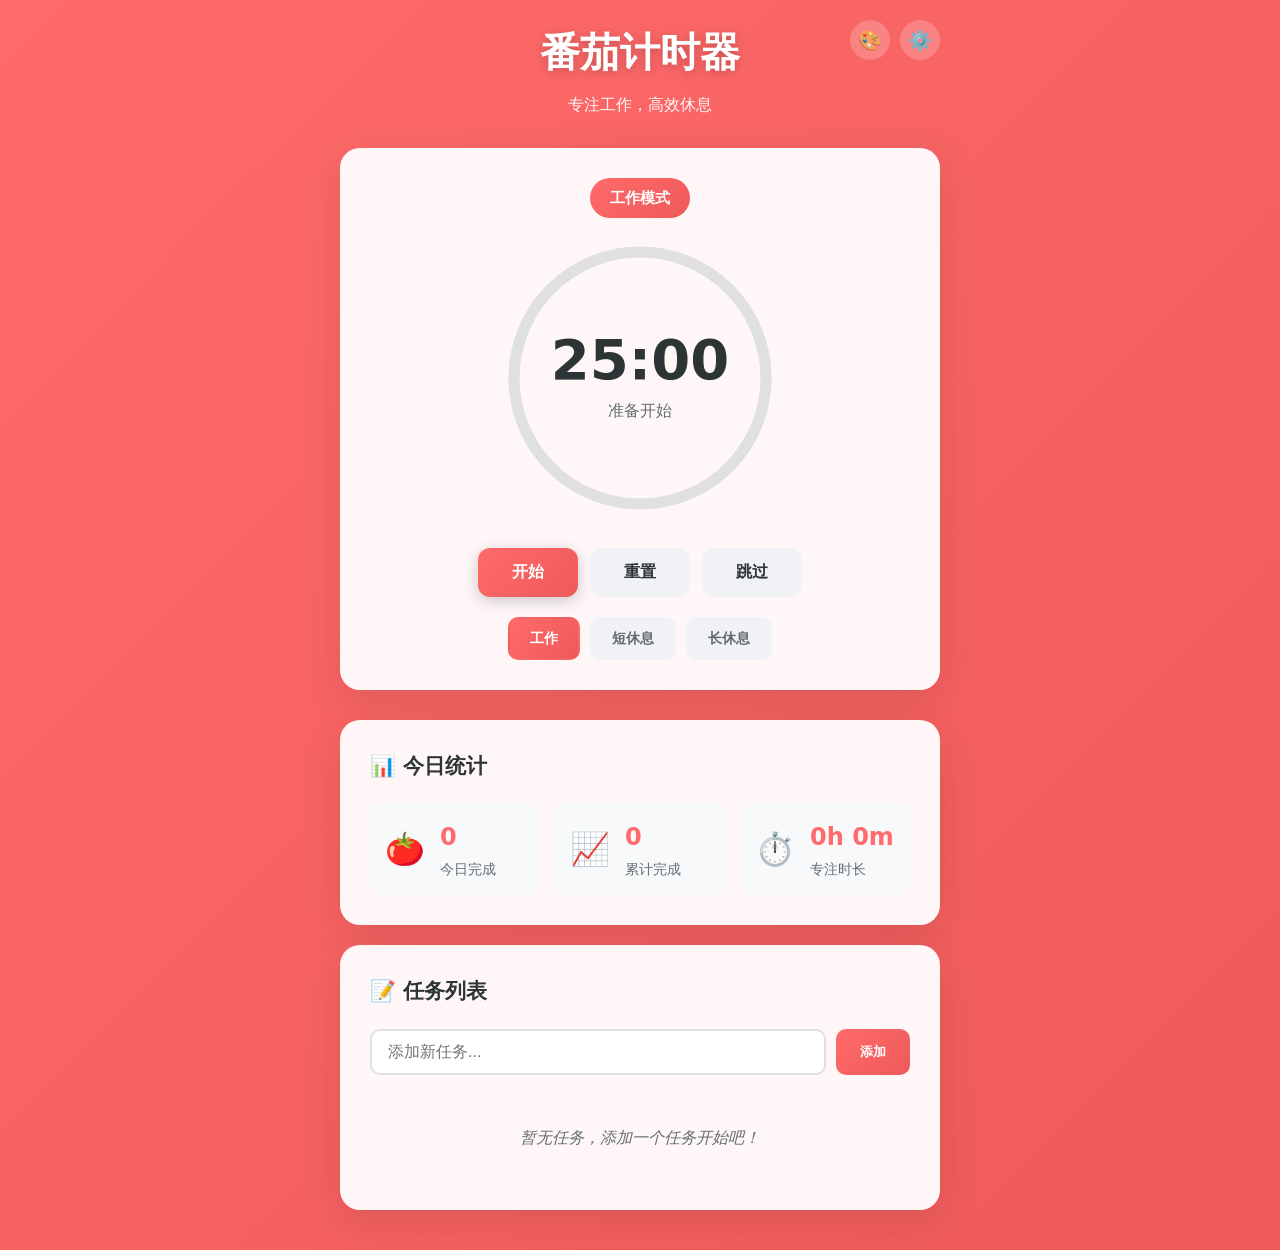
<file: apps/timer/index.html>
<!DOCTYPE html>
<html lang="zh-CN">
<head>
    <meta charset="UTF-8">
    <meta name="viewport" content="width=device-width, initial-scale=1.0">
    <title>番茄计时器 - 提高你的工作效率</title>
    <link rel="stylesheet" href="css/main.css">
</head>
<body>
    <div class="container">
        <!-- 头部 -->
        <header>
            <h1>番茄计时器</h1>
            <p class="subtitle">专注工作，高效休息</p>
            <div class="header-controls">
                <button id="themeBtn" class="icon-btn" title="切换主题">🎨</button>
                <button id="settingsBtn" class="icon-btn" title="设置">⚙️</button>
            </div>
        </header>

        <!-- 计时器卡片 -->
        <section class="timer-card">
            <!-- 模式指示器 -->
            <div class="mode-indicator">
                <span id="modeLabel" class="mode-label">工作模式</span>
            </div>

            <!-- 圆形进度条 -->
            <div class="progress-ring">
                <svg class="progress-svg" viewBox="0 0 200 200">
                    <circle class="progress-bg" cx="100" cy="100" r="90"/>
                    <circle id="progressBar" class="progress-bar" cx="100" cy="100" r="90"/>
                </svg>
                <div class="timer-display">
                    <div id="timerTime" class="timer-time">25:00</div>
                    <div id="timerStatus" class="timer-status">准备开始</div>
                </div>
            </div>

            <!-- 控制按钮 -->
            <div class="control-buttons">
                <button id="startBtn" class="control-btn primary-btn">开始</button>
                <button id="pauseBtn" class="control-btn" style="display: none;">暂停</button>
                <button id="resetBtn" class="control-btn secondary-btn">重置</button>
                <button id="skipBtn" class="control-btn secondary-btn">跳过</button>
            </div>

            <!-- 模式切换 -->
            <div class="mode-buttons">
                <button id="workModeBtn" class="mode-btn active" data-mode="work">工作</button>
                <button id="shortBreakBtn" class="mode-btn" data-mode="shortBreak">短休息</button>
                <button id="longBreakBtn" class="mode-btn" data-mode="longBreak">长休息</button>
            </div>
        </section>

        <!-- 统计卡片 -->
        <section class="stats-card">
            <h2>📊 今日统计</h2>
            <div class="stats-grid">
                <div class="stat-item">
                    <div class="stat-icon">🍅</div>
                    <div class="stat-content">
                        <div id="todayCount" class="stat-value">0</div>
                        <div class="stat-label">今日完成</div>
                    </div>
                </div>
                <div class="stat-item">
                    <div class="stat-icon">📈</div>
                    <div class="stat-content">
                        <div id="totalCount" class="stat-value">0</div>
                        <div class="stat-label">累计完成</div>
                    </div>
                </div>
                <div class="stat-item">
                    <div class="stat-icon">⏱️</div>
                    <div class="stat-content">
                        <div id="focusTime" class="stat-value">0h 0m</div>
                        <div class="stat-label">专注时长</div>
                    </div>
                </div>
            </div>
        </section>

        <!-- 任务管理卡片 -->
        <section class="tasks-card">
            <h2>📝 任务列表</h2>
            <div class="task-input">
                <input type="text" id="taskInput" placeholder="添加新任务..." maxlength="100">
                <button id="addTaskBtn" class="add-task-btn">添加</button>
            </div>
            <div id="taskList" class="task-list">
                <p class="empty-state">暂无任务，添加一个任务开始吧！</p>
            </div>
        </section>

        <!-- 设置面板 -->
        <div id="settingsPanel" class="settings-panel" style="display: none;">
            <div class="settings-content">
                <div class="settings-header">
                    <h2>⚙️ 设置</h2>
                    <button id="closeSettingsBtn" class="close-btn">×</button>
                </div>

                <div class="settings-section">
                    <h3>时间设置（分钟）</h3>
                    <div class="setting-item">
                        <label for="workTime">工作时长</label>
                        <input type="number" id="workTime" min="1" max="60" value="25">
                    </div>
                    <div class="setting-item">
                        <label for="shortBreakTime">短休息</label>
                        <input type="number" id="shortBreakTime" min="1" max="30" value="5">
                    </div>
                    <div class="setting-item">
                        <label for="longBreakTime">长休息</label>
                        <input type="number" id="longBreakTime" min="1" max="60" value="15">
                    </div>
                </div>

                <div class="settings-section">
                    <h3>提醒设置</h3>
                    <div class="setting-item">
                        <label for="autoStart">自动开始下一个</label>
                        <input type="checkbox" id="autoStart">
                    </div>
                    <div class="setting-item">
                        <label for="soundEnabled">启用声音</label>
                        <input type="checkbox" id="soundEnabled" checked>
                    </div>
                    <div class="setting-item">
                        <label for="soundVolume">音量</label>
                        <input type="range" id="soundVolume" min="0" max="100" value="70">
                    </div>
                    <div class="setting-item">
                        <label for="notificationEnabled">桌面通知</label>
                        <input type="checkbox" id="notificationEnabled" checked>
                    </div>
                </div>

                <div class="settings-section">
                    <h3>主题</h3>
                    <div class="theme-selector">
                        <button class="theme-option" data-theme="tomato" title="经典番茄红">🍅</button>
                        <button class="theme-option" data-theme="mint" title="清新薄荷绿">🌿</button>
                        <button class="theme-option" data-theme="ocean" title="宁静海洋蓝">🌊</button>
                        <button class="theme-option" data-theme="sunshine" title="温暖阳光橙">☀️</button>
                        <button class="theme-option" data-theme="violet" title="优雅紫罗兰">💜</button>
                    </div>
                </div>

                <div class="settings-section danger-zone">
                    <h3>数据管理</h3>
                    <button id="resetDataBtn" class="danger-btn">清除所有数据</button>
                </div>
            </div>
        </div>

        <!-- 通知提示 -->
        <div id="notification" class="notification" style="display: none;"></div>
    </div>

    <!-- 页面闪烁提醒覆盖层 -->
    <div id="flashOverlay" class="flash-overlay"></div>

    <script src="js/config.js"></script>
    <script src="js/storage.js"></script>
    <script src="js/audio.js"></script>
    <script src="js/timer.js"></script>
    <script src="js/tasks.js"></script>
    <script src="js/ui.js"></script>
</body>
</html>
</file>
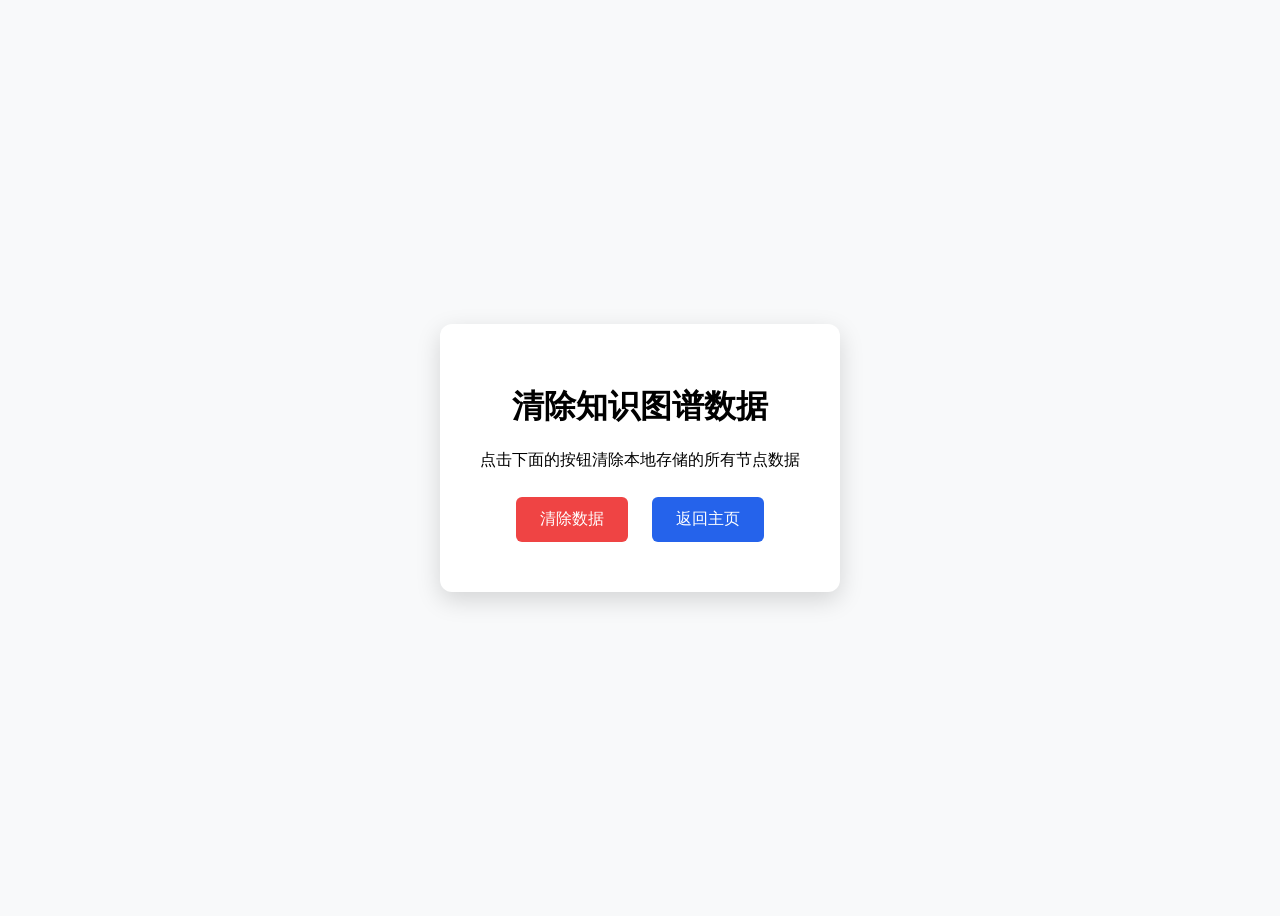
<file: apps/notepoint/clear-storage.html>
<!DOCTYPE html>
<html lang="zh-CN">
<head>
    <meta charset="UTF-8">
    <meta name="viewport" content="width=device-width, initial-scale=1.0">
    <title>清除数据</title>
    <style>
        body {
            display: flex;
            justify-content: center;
            align-items: center;
            height: 100vh;
            font-family: Arial, sans-serif;
            background: #f8f9fa;
        }
        .container {
            text-align: center;
            padding: 40px;
            background: white;
            border-radius: 12px;
            box-shadow: 0 8px 24px rgba(0, 0, 0, 0.15);
        }
        button {
            padding: 12px 24px;
            margin: 10px;
            border: none;
            border-radius: 6px;
            cursor: pointer;
            font-size: 16px;
        }
        .clear-btn {
            background: #ef4444;
            color: white;
        }
        .back-btn {
            background: #2563eb;
            color: white;
        }
        .message {
            margin-top: 20px;
            padding: 12px;
            border-radius: 6px;
            display: none;
        }
        .success {
            background: #d1fae5;
            color: #065f46;
        }
    </style>
</head>
<body>
    <div class="container">
        <h1>清除知识图谱数据</h1>
        <p>点击下面的按钮清除本地存储的所有节点数据</p>
        <button class="clear-btn" onclick="clearData()">清除数据</button>
        <button class="back-btn" onclick="goBack()">返回主页</button>
        <div id="message" class="message"></div>
    </div>

    <script>
        function clearData() {
            localStorage.removeItem('knowledgeGraph');
            const message = document.getElementById('message');
            message.textContent = '✓ 数据已成功清除！';
            message.className = 'message success';
            message.style.display = 'block';
        }

        function goBack() {
            window.location.href = 'index.html';
        }
    </script>
</body>
</html>
</file>
<file: css/main.css>
/* ==================== CSS 变量定义 ==================== */
:root {
    /* 侧边栏颜色 */
    --sidebar-width: 260px;
    --sidebar-bg: #1a1a2e;
    --sidebar-hover: #16213e;
    --sidebar-active: #0f3460;
    --sidebar-text: #ffffff;
    --sidebar-text-secondary: rgba(255, 255, 255, 0.7);

    /* 主内容区颜色 */
    --main-bg: #f8f9fa;
    --header-bg: #ffffff;
    --header-shadow: 0 2px 10px rgba(0, 0, 0, 0.05);

    /* 文字颜色 */
    --text-primary: #2d3436;
    --text-secondary: #636e72;
    --text-light: #ffffff;

    /* 主题渐变色 */
    --primary-gradient: linear-gradient(135deg, #667eea 0%, #764ba2 100%);
    --primary-color: #667eea;
    --primary-hover: #5a6fd6;

    /* 间距 */
    --spacing-xs: 0.5rem;
    --spacing-sm: 1rem;
    --spacing-md: 1.5rem;
    --spacing-lg: 2rem;

    /* 圆角 */
    --border-radius: 12px;
    --border-radius-lg: 20px;

    /* 阴影 */
    --box-shadow: 0 4px 20px rgba(0, 0, 0, 0.1);
    --box-shadow-sm: 0 2px 10px rgba(0, 0, 0, 0.05);

    /* 过渡动画 */
    --transition-fast: 0.2s ease;
    --transition-normal: 0.3s ease;
    --transition-slow: 0.5s ease;
}

/* ==================== 全局样式重置 ==================== */
* {
    margin: 0;
    padding: 0;
    box-sizing: border-box;
}

html, body {
    height: 100%;
    font-family: -apple-system, BlinkMacSystemFont, 'Segoe UI', 'Roboto', 'Helvetica Neue', Arial, sans-serif;
    font-size: 16px;
    line-height: 1.6;
    color: var(--text-primary);
    background: var(--main-bg);
}

/* ==================== 主布局 ==================== */
.app-layout {
    display: flex;
    height: 100vh;
    overflow: hidden;
}

/* ==================== 主内容区 ==================== */
.main-content {
    flex: 1;
    display: flex;
    flex-direction: column;
    overflow: hidden;
    background: var(--main-bg);
}

/* 内容头部 */
.content-header {
    display: flex;
    align-items: center;
    gap: var(--spacing-md);
    padding: var(--spacing-md) var(--spacing-lg);
    background: var(--header-bg);
    box-shadow: var(--header-shadow);
    z-index: 10;
}

.menu-toggle {
    display: none;
    flex-direction: column;
    gap: 5px;
    padding: 8px;
    background: none;
    border: none;
    cursor: pointer;
    border-radius: var(--border-radius);
}

.menu-toggle span {
    width: 24px;
    height: 2px;
    background: var(--text-primary);
    border-radius: 2px;
    transition: var(--transition-fast);
}

.menu-toggle:hover span {
    background: var(--primary-color);
}

.page-title {
    font-size: 1.5rem;
    font-weight: 600;
    background: var(--primary-gradient);
    -webkit-background-clip: text;
    -webkit-text-fill-color: transparent;
    background-clip: text;
}

/* 内容区域 */
.content-area {
    flex: 1;
    position: relative;
    overflow: hidden;
}

.app-frame {
    width: 100%;
    height: 100%;
    border: none;
    background: white;
}

/* ==================== 遮罩层 ==================== */
.sidebar-overlay {
    display: none;
    position: fixed;
    top: 0;
    left: 0;
    width: 100%;
    height: 100%;
    background: rgba(0, 0, 0, 0.5);
    z-index: 998;
    opacity: 0;
    transition: opacity var(--transition-normal);
}

.sidebar-overlay.active {
    display: block;
    opacity: 1;
}

/* ==================== 滚动条样式 ==================== */
::-webkit-scrollbar {
    width: 8px;
    height: 8px;
}

::-webkit-scrollbar-track {
    background: transparent;
}

::-webkit-scrollbar-thumb {
    background: rgba(102, 126, 234, 0.3);
    border-radius: 4px;
}

::-webkit-scrollbar-thumb:hover {
    background: rgba(102, 126, 234, 0.5);
}
</file>
<file: css/sidebar.css>
/* ==================== 侧边栏 ==================== */
.sidebar {
    width: var(--sidebar-width);
    background: var(--sidebar-bg);
    display: flex;
    flex-direction: column;
    height: 100%;
    position: relative;
    z-index: 999;
    transition: transform var(--transition-normal);
}

/* 侧边栏头部 */
.sidebar-header {
    padding: var(--spacing-lg) var(--spacing-md);
    border-bottom: 1px solid rgba(255, 255, 255, 0.1);
}

.logo {
    display: flex;
    align-items: center;
    gap: var(--spacing-sm);
}

.logo-icon {
    font-size: 2rem;
}

.logo-text {
    font-size: 1.25rem;
    font-weight: 700;
    color: var(--sidebar-text);
    background: var(--primary-gradient);
    -webkit-background-clip: text;
    -webkit-text-fill-color: transparent;
    background-clip: text;
}

/* 侧边栏导航 */
.sidebar-nav {
    flex: 1;
    padding: var(--spacing-md);
    overflow-y: auto;
}

.nav-list {
    list-style: none;
}

.nav-list li {
    margin-bottom: var(--spacing-xs);
}

.nav-item {
    display: flex;
    align-items: center;
    gap: var(--spacing-sm);
    padding: 14px var(--spacing-md);
    color: var(--sidebar-text);
    text-decoration: none;
    border-radius: var(--border-radius);
    transition: all var(--transition-normal);
}

.nav-item:hover {
    background: var(--sidebar-hover);
    transform: translateX(5px);
}

.nav-item.active {
    background: var(--primary-gradient);
    box-shadow: 0 4px 15px rgba(102, 126, 234, 0.4);
    transform: translateX(0);
}

.nav-icon {
    font-size: 1.5rem;
    flex-shrink: 0;
}

.nav-text {
    font-size: 1rem;
    font-weight: 500;
    flex: 1;
}

/* 拖拽手柄 */
.drag-handle {
    cursor: grab;
    opacity: 0.4;
    transition: opacity var(--transition-normal);
    font-size: 1rem;
    padding: 4px;
}

.drag-handle:hover {
    opacity: 0.8;
}

.drag-handle:active {
    cursor: grabbing;
}

.nav-item:hover .drag-handle {
    opacity: 0.6;
}

/* 拖拽中的样式 */
.nav-item.dragging {
    opacity: 0.5;
    transform: scale(1.02);
    box-shadow: 0 8px 25px rgba(0, 0, 0, 0.3);
    z-index: 1000;
}

.nav-item.drag-over {
    border-top: 2px solid var(--primary-color);
}

/* 禁用拖拽时的 hover 效果 */
.nav-item.dragging:hover {
    transform: scale(1.02);
}

/* 侧边栏底部 */
.sidebar-footer {
    padding: var(--spacing-md);
    border-top: 1px solid rgba(255, 255, 255, 0.1);
}

.sidebar-footer p {
    font-size: 0.875rem;
    color: var(--sidebar-text-secondary);
    text-align: center;
}

/* ==================== 汉堡菜单动画 ==================== */
.menu-toggle.active span:nth-child(1) {
    transform: rotate(45deg) translate(5px, 5px);
}

.menu-toggle.active span:nth-child(2) {
    opacity: 0;
}

.menu-toggle.active span:nth-child(3) {
    transform: rotate(-45deg) translate(7px, -7px);
}
</file>
<file: css/responsive.css>
/* ==================== 平板设备 (<= 1024px) ==================== */
@media (max-width: 1024px) {
    /* 侧边栏默认隐藏 */
    .sidebar {
        position: fixed;
        left: 0;
        top: 0;
        height: 100vh;
        transform: translateX(-100%);
    }

    /* 侧边栏激活状态 */
    .sidebar.active {
        transform: translateX(0);
    }

    /* 显示汉堡菜单按钮 */
    .menu-toggle {
        display: flex;
    }

    /* 遮罩层 */
    .sidebar-overlay.active {
        display: block;
    }

    /* 页面标题调整 */
    .page-title {
        font-size: 1.25rem;
    }

    /* 内容头部间距调整 */
    .content-header {
        padding: var(--spacing-sm) var(--spacing-md);
    }
}

/* ==================== 移动设备 (<= 768px) ==================== */
@media (max-width: 768px) {
    /* 侧边栏宽度 */
    .sidebar {
        width: 280px;
    }

    /* 头部样式调整 */
    .content-header {
        gap: var(--spacing-sm);
    }

    /* 页面标题 */
    .page-title {
        font-size: 1.125rem;
    }

    /* 汉堡菜单按钮 */
    .menu-toggle {
        padding: 6px;
    }

    .menu-toggle span {
        width: 20px;
    }

    /* 导航项调整 */
    .nav-item {
        padding: 12px var(--spacing-md);
    }

    .nav-icon {
        font-size: 1.25rem;
    }

    .nav-text {
        font-size: 0.9375rem;
    }

    /* Logo 调整 */
    .logo-icon {
        font-size: 1.5rem;
    }

    .logo-text {
        font-size: 1.125rem;
    }
}

/* ==================== 小屏移动设备 (<= 480px) ==================== */
@media (max-width: 480px) {
    /* 侧边栏全屏 */
    .sidebar {
        width: 100%;
    }

    /* 内容头部 */
    .content-header {
        padding: var(--spacing-sm);
    }

    /* 页面标题 */
    .page-title {
        font-size: 1rem;
    }
}

/* ==================== 大屏设备 (> 1440px) ==================== */
@media (min-width: 1441px) {
    /* 侧边栏加宽 */
    .sidebar {
        width: 300px;
    }

    /* 导航项加大间距 */
    .nav-item {
        padding: 16px var(--spacing-lg);
    }

    .nav-icon {
        font-size: 1.75rem;
    }

    .nav-text {
        font-size: 1.0625rem;
    }

    /* Logo 加大 */
    .logo-icon {
        font-size: 2.25rem;
    }

    .logo-text {
        font-size: 1.375rem;
    }
}
</file>
<file: apps/converter/css/main.css>
/* ==================== 全局样式重置 ==================== */
* {
    margin: 0;
    padding: 0;
    box-sizing: border-box;
}

:root {
    --primary-gradient: linear-gradient(135deg, #667eea 0%, #764ba2 100%);
    --card-bg: rgba(255, 255, 255, 0.95);
    --text-primary: #2d3748;
    --text-secondary: #718096;
    --accent-color: #667eea;
    --accent-hover: #5a67d8;
    --success-color: #48bb78;
    --error-color: #f56565;
    --warning-color: #ed8936;
    --border-radius: 16px;
    --box-shadow: 0 10px 40px rgba(0, 0, 0, 0.1);
    --transition: all 0.3s ease;
}

body {
    font-family: 'Segoe UI', system-ui, -apple-system, BlinkMacSystemFont, sans-serif;
    background: var(--primary-gradient);
    min-height: 100vh;
    color: var(--text-primary);
    line-height: 1.6;
    padding: 20px;
}

/* ==================== 容器布局 ==================== */
.container {
    max-width: 900px;
    margin: 0 auto;
}

/* ==================== 头部样式 ==================== */
header {
    text-align: center;
    margin-bottom: 40px;
    color: white;
}

header h1 {
    font-size: clamp(2rem, 5vw, 3rem);
    margin-bottom: 10px;
    text-shadow: 0 2px 10px rgba(0, 0, 0, 0.2);
}

header .subtitle {
    font-size: clamp(0.9rem, 2vw, 1.1rem);
    opacity: 0.95;
}

/* ==================== 卡片通用样式 ==================== */
.converter-card,
.rate-table-card,
.favorites-card,
.history-card {
    background: var(--card-bg);
    border-radius: var(--border-radius);
    box-shadow: var(--box-shadow);
    padding: 30px;
    margin-bottom: 20px;
    backdrop-filter: blur(10px);
}

.converter-card {
    margin-bottom: 30px;
}

/* ==================== 货币选择器 ==================== */
.currency-selectors {
    display: flex;
    align-items: center;
    justify-content: center;
    gap: 15px;
    margin-bottom: 25px;
    flex-wrap: wrap;
}

.selector-group {
    flex: 1;
    min-width: 140px;
    display: flex;
    flex-direction: column;
    gap: 8px;
}

.selector-group label {
    font-size: 0.9rem;
    color: var(--text-secondary);
    font-weight: 600;
}

.selector-group select {
    padding: 12px 16px;
    border: 2px solid #e2e8f0;
    border-radius: 12px;
    font-size: 1rem;
    background: white;
    color: var(--text-primary);
    cursor: pointer;
    transition: var(--transition);
    appearance: none;
    background-image: url("data:image/svg+xml,%3Csvg xmlns='http://www.w3.org/2000/svg' width='12' height='12' viewBox='0 0 12 12'%3E%3Cpath fill='%23718096' d='M6 9L1 4h10z'/%3E%3C/svg%3E");
    background-repeat: no-repeat;
    background-position: right 12px center;
    padding-right: 40px;
}

.selector-group select:hover {
    border-color: var(--accent-color);
}

.selector-group select:focus {
    outline: none;
    border-color: var(--accent-color);
    box-shadow: 0 0 0 3px rgba(102, 126, 234, 0.2);
}

/* ==================== 交换按钮 ==================== */
.swap-btn {
    width: 50px;
    height: 50px;
    border: none;
    background: var(--accent-color);
    color: white;
    border-radius: 50%;
    cursor: pointer;
    font-size: 1.5rem;
    display: flex;
    align-items: center;
    justify-content: center;
    transition: var(--transition);
    box-shadow: 0 4px 12px rgba(102, 126, 234, 0.3);
    flex-shrink: 0;
    align-self: flex-end;
    margin-bottom: 5px;
}

.swap-btn:hover {
    background: var(--accent-hover);
    transform: scale(1.1);
}

.swap-btn:active {
    transform: scale(0.95) rotate(180deg);
}

.swap-btn.rotating {
    animation: swapRotate 0.3s ease;
}

@keyframes swapRotate {
    from { transform: rotate(0deg); }
    to { transform: rotate(180deg); }
}

/* ==================== 输入区域 ==================== */
.input-section {
    margin-bottom: 25px;
}

.input-section input {
    width: 100%;
    padding: 16px 20px;
    border: 2px solid #e2e8f0;
    border-radius: 12px;
    font-size: 1.5rem;
    text-align: center;
    transition: var(--transition);
}

.input-section input:focus {
    outline: none;
    border-color: var(--accent-color);
    box-shadow: 0 0 0 3px rgba(102, 126, 234, 0.2);
}

.input-section input::placeholder {
    color: #cbd5e0;
}

/* ==================== 结果区域 ==================== */
.result-section {
    text-align: center;
    padding: 25px;
    background: linear-gradient(135deg, #f7fafc 0%, #edf2f7 100%);
    border-radius: 12px;
    margin-bottom: 20px;
}

.result-value {
    font-size: clamp(2rem, 6vw, 3rem);
    font-weight: 700;
    color: var(--accent-color);
    margin-bottom: 10px;
    word-break: break-all;
}

.rate-info {
    font-size: 1.1rem;
    color: var(--text-secondary);
    margin-bottom: 5px;
}

.update-time {
    font-size: 0.85rem;
    color: #a0aec0;
}

/* ==================== 操作按钮 ==================== */
.action-buttons {
    display: flex;
    gap: 10px;
    flex-wrap: wrap;
}

.action-btn {
    flex: 1;
    min-width: 140px;
    padding: 14px 24px;
    border: none;
    border-radius: 12px;
    font-size: 1rem;
    font-weight: 600;
    cursor: pointer;
    transition: var(--transition);
}

.copy-btn {
    background: var(--accent-color);
    color: white;
}

.copy-btn:hover:not(:disabled) {
    background: var(--accent-hover);
    transform: translateY(-2px);
    box-shadow: 0 4px 12px rgba(102, 126, 234, 0.3);
}

.favorite-btn {
    background: #edf2f7;
    color: var(--text-primary);
}

.favorite-btn:hover:not(:disabled) {
    background: #e2e8f0;
    transform: translateY(-2px);
}

.favorite-btn.active {
    background: #ecc94b;
    color: white;
}

.action-btn:disabled {
    opacity: 0.5;
    cursor: not-allowed;
}

/* ==================== 汇率速查表 ==================== */
.rate-table-card h2,
.favorites-card h2,
.history-card h2 {
    font-size: 1.3rem;
    margin-bottom: 20px;
    color: var(--text-primary);
}

.rate-grid {
    display: grid;
    grid-template-columns: repeat(auto-fill, minmax(200px, 1fr));
    gap: 12px;
}

.rate-item {
    padding: 12px 16px;
    background: #f7fafc;
    border-radius: 10px;
    display: flex;
    justify-content: space-between;
    align-items: center;
    transition: var(--transition);
}

.rate-item:hover {
    background: #edf2f7;
    transform: translateY(-2px);
}

.rate-pair {
    font-weight: 600;
    color: var(--text-primary);
}

.rate-value {
    color: var(--accent-color);
    font-weight: 700;
}

.loading {
    text-align: center;
    color: var(--text-secondary);
    padding: 20px;
}

/* ==================== 收藏货币对 ==================== */
.favorites-list {
    display: flex;
    flex-direction: column;
    gap: 10px;
}

.favorite-item {
    display: flex;
    justify-content: space-between;
    align-items: center;
    padding: 15px 20px;
    background: #f7fafc;
    border-radius: 12px;
    transition: var(--transition);
    cursor: pointer;
}

.favorite-item:hover {
    background: #edf2f7;
    transform: translateX(5px);
}

.favorite-pair {
    font-weight: 600;
    color: var(--text-primary);
}

.favorite-remove {
    background: none;
    border: none;
    color: var(--text-secondary);
    cursor: pointer;
    font-size: 1.2rem;
    padding: 5px 10px;
    transition: var(--transition);
}

.favorite-remove:hover {
    color: var(--error-color);
}

.empty-state {
    text-align: center;
    color: var(--text-secondary);
    padding: 20px;
    font-style: italic;
}

/* ==================== 转换历史 ==================== */
.history-header {
    display: flex;
    justify-content: space-between;
    align-items: center;
    margin-bottom: 20px;
}

.clear-btn {
    padding: 8px 16px;
    background: #fed7d7;
    color: var(--error-color);
    border: none;
    border-radius: 8px;
    font-size: 0.9rem;
    font-weight: 600;
    cursor: pointer;
    transition: var(--transition);
}

.clear-btn:hover {
    background: #feb2b2;
}

.history-list {
    display: flex;
    flex-direction: column;
    gap: 10px;
    max-height: 300px;
    overflow-y: auto;
}

.history-item {
    display: flex;
    justify-content: space-between;
    align-items: center;
    padding: 12px 16px;
    background: #f7fafc;
    border-radius: 10px;
    transition: var(--transition);
    cursor: pointer;
}

.history-item:hover {
    background: #edf2f7;
}

.history-details {
    flex: 1;
}

.history-conversion {
    font-weight: 600;
    color: var(--text-primary);
    margin-bottom: 3px;
}

.history-time {
    font-size: 0.8rem;
    color: var(--text-secondary);
}

/* ==================== 离线模式提示 ==================== */
.offline-notice {
    position: fixed;
    bottom: 20px;
    left: 50%;
    transform: translateX(-50%);
    background: var(--warning-color);
    color: white;
    padding: 12px 24px;
    border-radius: 30px;
    font-weight: 600;
    box-shadow: 0 4px 12px rgba(0, 0, 0, 0.2);
    z-index: 1000;
    animation: slideUp 0.3s ease;
}

@keyframes slideUp {
    from {
        opacity: 0;
        transform: translateX(-50%) translateY(20px);
    }
    to {
        opacity: 1;
        transform: translateX(-50%) translateY(0);
    }
}

/* ==================== 通知提示 ==================== */
.notification {
    position: fixed;
    top: 20px;
    right: 20px;
    padding: 16px 24px;
    border-radius: 12px;
    font-weight: 600;
    box-shadow: 0 4px 12px rgba(0, 0, 0, 0.2);
    z-index: 1001;
    animation: slideIn 0.3s ease;
}

.notification.success {
    background: var(--success-color);
    color: white;
}

.notification.error {
    background: var(--error-color);
    color: white;
}

.notification.info {
    background: var(--accent-color);
    color: white;
}

@keyframes slideIn {
    from {
        opacity: 0;
        transform: translateX(100%);
    }
    to {
        opacity: 1;
        transform: translateX(0);
    }
}

/* ==================== 响应式设计 ==================== */
@media (max-width: 768px) {
    body {
        padding: 15px;
    }

    header {
        margin-bottom: 25px;
    }

    .converter-card,
    .rate-table-card,
    .favorites-card,
    .history-card {
        padding: 20px;
    }

    .currency-selectors {
        flex-direction: column;
        align-items: stretch;
    }

    .swap-btn {
        align-self: center;
        margin: 10px 0;
    }

    .rate-grid {
        grid-template-columns: 1fr;
    }

    .action-buttons {
        flex-direction: column;
    }

    .action-btn {
        width: 100%;
    }

    .history-header {
        flex-direction: column;
        align-items: flex-start;
        gap: 10px;
    }

    .clear-btn {
        align-self: flex-end;
    }
}

@media (max-width: 480px) {
    header h1 {
        font-size: 1.8rem;
    }

    .result-value {
        font-size: 1.8rem;
    }

    .input-section input {
        font-size: 1.2rem;
        padding: 12px 16px;
    }
}

/* ==================== 滚动条样式 ==================== */
.history-list::-webkit-scrollbar {
    width: 6px;
}

.history-list::-webkit-scrollbar-track {
    background: #f1f1f1;
    border-radius: 10px;
}

.history-list::-webkit-scrollbar-thumb {
    background: #cbd5e0;
    border-radius: 10px;
}

.history-list::-webkit-scrollbar-thumb:hover {
    background: #a0aec0;
}

/* ==================== 打印样式 ==================== */
@media print {
    body {
        background: white;
        padding: 0;
    }

    .converter-card,
    .rate-table-card,
    .favorites-card,
    .history-card {
        box-shadow: none;
        page-break-inside: avoid;
    }

    .action-buttons,
    .clear-btn {
        display: none;
    }
}
</file>
<file: apps/fire/css/style.css>
* {
    margin: 0;
    padding: 0;
    box-sizing: border-box;
}

body {
    overflow: hidden;
    font-family: 'Segoe UI', Tahoma, Geneva, Verdana, sans-serif;
    background: #000;
    color: rgba(255, 255, 255, 0.9);
}

/* Canvas层叠 */
#bg-canvas, #fw-canvas, #overlay-canvas {
    position: fixed;
    top: 0;
    left: 0;
    width: 100%;
    height: 100%;
}

#bg-canvas {
    z-index: 1;
}

#fw-canvas {
    z-index: 2;
}

#overlay-canvas {
    z-index: 3;
    pointer-events: none;
}

/* 控制台 */
.firework-console {
    position: fixed;
    bottom: 20px;
    left: 50%;
    transform: translateX(-50%);
    width: 90%;
    max-width: 700px;
    background: rgba(20, 20, 35, 0.92);
    border: 1px solid rgba(255, 255, 255, 0.15);
    border-radius: 16px;
    z-index: 100;
    transition: all 0.4s cubic-bezier(0.4, 0, 0.2, 1);
    backdrop-filter: blur(12px);
    overflow: hidden;
}

.firework-console.hidden {
    transform: translateX(-50%) translateY(150%);
    opacity: 0;
}

.firework-console.visible {
    transform: translateX(-50%) translateY(0);
    opacity: 1;
}

/* 控制台头部 */
.console-header {
    display: flex;
    justify-content: space-between;
    align-items: center;
    padding: 16px 20px;
    border-bottom: 1px solid rgba(255, 255, 255, 0.08);
    background: rgba(0, 0, 0, 0.2);
}

.header-left {
    display: flex;
    align-items: center;
    gap: 12px;
}

.firework-icon {
    color: rgba(255, 255, 255, 0.8);
    flex-shrink: 0;
}

.header-title-group {
    display: flex;
    flex-direction: column;
    gap: 2px;
}

.console-title {
    font-size: 16px;
    font-weight: 600;
    color: rgba(255, 255, 255, 0.95);
    letter-spacing: 0.3px;
}

.console-status {
    font-size: 11px;
    color: rgba(255, 255, 255, 0.5);
    font-weight: 400;
    letter-spacing: 0.5px;
}

.header-controls {
    display: flex;
    align-items: center;
    gap: 8px;
}

.header-btn {
    display: flex;
    align-items: center;
    gap: 6px;
    padding: 8px 14px;
    background: rgba(255, 255, 255, 0.08);
    border: 1px solid rgba(255, 255, 255, 0.15);
    border-radius: 8px;
    color: rgba(255, 255, 255, 0.85);
    cursor: pointer;
    transition: all 0.2s ease;
    font-size: 13px;
}

.header-btn:hover {
    background: rgba(255, 255, 255, 0.15);
    border-color: rgba(255, 255, 255, 0.25);
    transform: translateY(-1px);
}

.header-btn:active {
    transform: translateY(0);
}

.header-btn .btn-text {
    font-size: 13px;
}

/* 播放/暂停按钮 */
.play-btn {
    min-width: 85px;
}

.play-btn .pause-icon {
    display: none;
}

.play-btn.playing .play-icon {
    display: none;
}

.play-btn.playing .pause-icon {
    display: block;
}

.play-btn svg {
    flex-shrink: 0;
}

/* 氛围按钮 */
.atmosphere-btn {
    background: linear-gradient(135deg, #ff6b9d 0%, #ff8a80 50%, #ffa07a 100%);
}

.atmosphere-btn:hover {
    background: linear-gradient(135deg, #ff85ad 0%, #ff9d99 50%, #ffb49a 100%);
}

/* 折叠按钮 */
.collapse-btn {
    padding: 8px 10px;
}

/* 控制台内容区 */
.console-content {
    padding: 16px 20px 20px;
}

/* 颜色控制行 */
.color-control-row {
    display: flex;
    flex-direction: column;
    gap: 12px;
    margin-bottom: 16px;
    padding: 14px 16px;
    background: rgba(255, 255, 255, 0.04);
    border-radius: 10px;
}

.color-control-top {
    display: flex;
    justify-content: space-between;
    align-items: center;
}

.color-label {
    display: flex;
    align-items: center;
    gap: 8px;
}

.palette-icon {
    color: rgba(255, 255, 255, 0.6);
}

.color-label-text {
    font-size: 13px;
    color: rgba(255, 255, 255, 0.7);
}

.color-mode-row {
    display: flex;
    align-items: center;
    gap: 12px;
    width: 100%;
}

.color-mode-text {
    font-size: 13px;
    color: rgba(255, 255, 255, 0.7);
    cursor: pointer;
    padding: 4px 8px;
    border-radius: 6px;
    transition: all 0.2s;
    user-select: none;
}

.color-mode-text:hover {
    background: rgba(255, 255, 255, 0.08);
    color: rgba(255, 255, 255, 0.9);
}

.color-mode-text.random {
    color: #a78bfa;
}

.color-indicator {
    display: flex;
    align-items: center;
    justify-content: center;
}

.color-preview-circle {
    width: 32px;
    height: 32px;
    border-radius: 50%;
    border: 2px solid rgba(255, 255, 255, 0.2);
    background: #ff6ba0;
    flex-shrink: 0;
    position: relative;
}

.color-preview-circle::before {
    content: '';
    position: absolute;
    top: -4px;
    left: -4px;
    right: -4px;
    bottom: -4px;
    border-radius: 50%;
    background: inherit;
    filter: blur(8px);
    opacity: 0.6;
    z-index: -1;
}

.rainbow-icon {
    width: 32px;
    height: 32px;
    animation: rainbow-color-shift 2s linear infinite;
    position: relative;
}

.rainbow-icon::before {
    content: '';
    position: absolute;
    top: -6px;
    left: -6px;
    right: -6px;
    bottom: -6px;
    border-radius: 50%;
    background: inherit;
    filter: blur(10px);
    opacity: 0.7;
    z-index: -1;
}

@keyframes rainbow-rotate {
    0% { transform: rotate(0deg); }
    100% { transform: rotate(360deg); }
}

@keyframes rainbow-color-shift {
    0% { filter: hue-rotate(0deg) brightness(1.1); }
    50% { filter: hue-rotate(180deg) brightness(1.3); }
    100% { filter: hue-rotate(360deg) brightness(1.1); }
}

.hue-slider {
    flex: 1;
    height: 6px;
    border-radius: 3px;
    background: linear-gradient(to right,
        hsl(0, 100%, 50%),
        hsl(60, 100%, 50%),
        hsl(120, 100%, 50%),
        hsl(180, 100%, 50%),
        hsl(240, 100%, 50%),
        hsl(300, 100%, 50%),
        hsl(360, 100%, 50%)
    );
    -webkit-appearance: none;
    appearance: none;
    outline: none;
    cursor: pointer;
}

.hue-slider::-webkit-slider-thumb {
    -webkit-appearance: none;
    appearance: none;
    width: 16px;
    height: 16px;
    border-radius: 50%;
    background: #fff;
    cursor: pointer;
    box-shadow: 0 2px 5px rgba(0, 0, 0, 0.3);
    border: 2px solid rgba(0, 0, 0, 0.1);
}

.hue-slider::-moz-range-thumb {
    width: 16px;
    height: 16px;
    border-radius: 50%;
    background: #fff;
    cursor: pointer;
    border: 2px solid rgba(0, 0, 0, 0.1);
    box-shadow: 0 2px 5px rgba(0, 0, 0, 0.3);
}

/* 烟花类型选择行 */
.firework-types-row {
    display: flex;
    justify-content: space-between;
    align-items: center;
    gap: 8px;
}

.firework-type-btn {
    flex: 1;
    aspect-ratio: 1;
    display: flex;
    flex-direction: column;
    align-items: center;
    justify-content: center;
    padding: 10px 6px;
    background: rgba(255, 255, 255, 0.05);
    border: 1px solid rgba(255, 255, 255, 0.12);
    border-radius: 12px;
    color: rgba(255, 255, 255, 0.75);
    cursor: pointer;
    transition: all 0.2s ease;
    position: relative;
    overflow: hidden;
    gap: 6px;
}

.firework-type-btn::before {
    content: '';
    position: absolute;
    top: 0;
    left: 0;
    right: 0;
    bottom: 0;
    background: radial-gradient(circle at center, rgba(255, 255, 255, 0.15), transparent 70%);
    opacity: 0;
    transition: opacity 0.3s;
}

.firework-type-btn:hover {
    background: rgba(255, 255, 255, 0.12);
    border-color: rgba(255, 255, 255, 0.25);
    transform: translateY(-2px);
    box-shadow: 0 4px 12px rgba(0, 0, 0, 0.3);
}

.firework-type-btn:hover::before {
    opacity: 1;
}

.firework-type-btn:active {
    transform: translateY(0);
}

.firework-type-btn svg {
    position: relative;
    z-index: 1;
    flex-shrink: 0;
}

.firework-type-name {
    font-size: 11px;
    color: rgba(255, 255, 255, 0.6);
    position: relative;
    z-index: 1;
    text-align: center;
    line-height: 1.2;
    white-space: nowrap;
}

/* OPEN CONSOLE按钮 */
.open-console-btn {
    position: fixed;
    bottom: 16px;
    left: 50%;
    transform: translateX(-50%) translateY(0);
    background: rgba(30, 30, 50, 0.9);
    border: 1px solid rgba(255, 255, 255, 0.2);
    border-radius: 24px;
    padding: 10px 20px;
    color: rgba(255, 255, 255, 0.7);
    font-size: 12px;
    cursor: pointer;
    z-index: 999;
    transition: all 0.3s ease;
    backdrop-filter: blur(8px);
    display: flex;
    align-items: center;
    gap: 8px;
    opacity: 0;
    pointer-events: auto;
}

.open-console-btn.visible {
    opacity: 1;
}

.open-console-btn.hidden {
    opacity: 0;
    pointer-events: none;
}

.open-console-btn:hover {
    background: rgba(40, 40, 65, 0.95);
    border-color: rgba(255, 255, 255, 0.35);
    color: rgba(255, 255, 255, 0.9);
    box-shadow: 0 4px 20px rgba(0, 0, 0, 0.4);
}

/* 响应式设计 */
@media (max-width: 640px) {
    .firework-console {
        width: 95%;
        bottom: 12px;
    }

    .console-header {
        padding: 12px 14px;
    }

    .console-title {
        font-size: 14px;
    }

    .console-status {
        font-size: 10px;
    }

    .header-btn {
        padding: 7px 10px;
        font-size: 12px;
    }

    .header-btn .btn-text {
        font-size: 11px;
    }

    .play-btn {
        min-width: 70px;
    }

    .console-content {
        padding: 12px 14px 16px;
    }

    .color-control-row {
        flex-direction: column;
        gap: 12px;
        align-items: stretch;
    }

    .hue-slider {
        width: 100%;
    }

    .firework-types-row {
        flex-wrap: wrap;
        justify-content: center;
    }

    .firework-type-btn {
        flex: 0 0 calc(33.33% - 6px);
        max-width: calc(33.33% - 6px);
    }
}
</file>
<file: apps/game/css/styles.css>
* {
    margin: 0;
    padding: 0;
    box-sizing: border-box;
}

body {
    font-family: 'Segoe UI', Tahoma, Geneva, Verdana, sans-serif;
    background: linear-gradient(135deg, #667eea 0%, #764ba2 100%);
    min-height: 100vh;
    display: flex;
    flex-direction: column;
    align-items: center;
    padding: 20px;
}

.header {
    text-align: center;
    color: white;
    margin-bottom: 20px;
}

.header h1 {
    font-size: 2.5rem;
    margin-bottom: 10px;
    text-shadow: 2px 2px 4px rgba(0,0,0,0.3);
}

.header p {
    font-size: 1.1rem;
    opacity: 0.9;
}

.game-info {
    display: flex;
    gap: 30px;
    justify-content: center;
    margin-bottom: 20px;
}

.info-box {
    background: rgba(255,255,255,0.2);
    padding: 15px 30px;
    border-radius: 15px;
    color: white;
    font-size: 1.2rem;
    backdrop-filter: blur(10px);
}

.info-box span {
    font-weight: bold;
    font-size: 1.5rem;
}

.game-container {
    display: grid;
    grid-template-columns: repeat(4, 1fr);
    gap: 15px;
    max-width: 800px;
    width: 100%;
}

.word-card {
    background: white;
    border-radius: 15px;
    padding: 25px 15px;
    text-align: center;
    cursor: pointer;
    transition: all 0.3s ease;
    box-shadow: 0 4px 15px rgba(0,0,0,0.2);
    font-size: 1.3rem;
    font-weight: 600;
    min-height: 100px;
    display: flex;
    align-items: center;
    justify-content: center;
    user-select: none;
}

.word-card:hover {
    transform: translateY(-5px);
    box-shadow: 0 8px 25px rgba(0,0,0,0.3);
}

.word-card.selected {
    background: linear-gradient(135deg, #f093fb 0%, #f5576c 100%);
    color: white;
    transform: scale(1.05);
}

.word-card.matched {
    background: linear-gradient(135deg, #4facfe 0%, #00f2fe 100%);
    color: white;
    animation: matchPulse 0.5s ease;
}

.word-card.wrong {
    background: linear-gradient(135deg, #fa709a 0%, #fee140 100%);
    animation: shake 0.5s ease;
}

.word-card.hidden {
    opacity: 0;
    pointer-events: none;
    transform: scale(0);
}

@keyframes matchPulse {
    0%, 100% { transform: scale(1); }
    50% { transform: scale(1.1); }
}

@keyframes shake {
    0%, 100% { transform: translateX(0); }
    25% { transform: translateX(-10px); }
    75% { transform: translateX(10px); }
}

.controls {
    margin-top: 30px;
    display: flex;
    gap: 20px;
}

.btn {
    padding: 15px 40px;
    font-size: 1.2rem;
    border: none;
    border-radius: 50px;
    cursor: pointer;
    transition: all 0.3s ease;
    font-weight: 600;
}

.btn-primary {
    background: white;
    color: #667eea;
}

.btn-primary:hover {
    transform: scale(1.05);
    box-shadow: 0 5px 20px rgba(0,0,0,0.3);
}

.btn-secondary {
    background: rgba(255,255,255,0.3);
    color: white;
    border: 2px solid white;
}

.btn-secondary:hover {
    background: white;
    color: #667eea;
}

.message {
    position: fixed;
    top: 50%;
    left: 50%;
    transform: translate(-50%, -50%);
    background: white;
    padding: 40px 60px;
    border-radius: 20px;
    box-shadow: 0 10px 50px rgba(0,0,0,0.3);
    text-align: center;
    z-index: 1000;
    display: none;
}

.message.show {
    display: block;
    animation: popIn 0.5s ease;
}

@keyframes popIn {
    0% { transform: translate(-50%, -50%) scale(0); }
    100% { transform: translate(-50%, -50%) scale(1); }
}

.message h2 {
    color: #667eea;
    font-size: 2rem;
    margin-bottom: 20px;
}

.message p {
    font-size: 1.3rem;
    margin-bottom: 20px;
    color: #333;
}

@media (max-width: 768px) {
    .game-container {
        grid-template-columns: repeat(3, 1fr);
        gap: 10px;
    }

    .word-card {
        padding: 15px 10px;
        font-size: 1rem;
        min-height: 80px;
    }

    .header h1 {
        font-size: 1.8rem;
    }

    .game-info {
        flex-direction: column;
        gap: 10px;
    }

    .info-box {
        padding: 10px 20px;
        font-size: 1rem;
    }

    .controls {
        flex-direction: column;
        gap: 15px;
    }

    .btn {
        padding: 12px 30px;
        font-size: 1rem;
    }
}
</file>
<file: apps/notepoint/css/styles.css>
* {
    margin: 0;
    padding: 0;
    box-sizing: border-box;
    font-family: 'Segoe UI', Tahoma, Geneva, Verdana, sans-serif;
}

body {
    overflow: hidden;
    background-color: #f8f9fa;
}

/* 主画布区域 */
#graph-container {
    width: 100vw;
    height: 100vh;
    position: relative;
    overflow: hidden;
}

/* SVG层用于绘制连线 */
#connections-layer {
    position: absolute;
    top: 0;
    left: 0;
    width: 100%;
    height: 100%;
    pointer-events: none;
    z-index: 1;
    will-change: transform;
}

.connection-line {
    stroke: #9ca3af;
    stroke-width: 1;
    fill: none;
    opacity: 0.8;
    will-change: x1, y1, x2, y2;
    transition: stroke 0.2s ease, stroke-width 0.2s ease;
}

.connection-line.highlight {
    stroke: #2563eb;
    stroke-width: 1.5;
    opacity: 1;
}

/* 节点容器 */
#nodes-container {
    position: absolute;
    top: 0;
    left: 0;
    width: 100%;
    height: 100%;
    transform-origin: center center;
    will-change: transform;
    z-index: 2;
}

/* 单个节点样式 */
.node {
    position: absolute;
    width: 15px;
    height: 15px;
    border-radius: 50%;
    background: #5C5C5C;
    display: flex;
    align-items: center;
    justify-content: center;
    cursor: pointer;
    user-select: none;
    flex-direction: column;
    padding: 5px;
    text-align: center;
    will-change: transform, left, top;
}

.node:hover {
    transform: scale(1.1);
    background: #2563eb;
}

.node.selected {
    box-shadow: 0 0 20px #2563eb;
}

.node-title {
    position: absolute;
    bottom: -25px;
    left: 50%;
    transform: translateX(-50%);
    color: #1f2937;
    font-size: 12px;
    font-weight: 500;
    white-space: nowrap;
    text-align: center;
    width: max-content;
    max-width: 150px;
    overflow: hidden;
    text-overflow: ellipsis;
}

/* 添加按钮 */
#add-button {
    position: fixed;
    top: 50%;
    left: 50%;
    transform: translate(-50%, -50%);
    width: 60px;
    height: 60px;
    border-radius: 50%;
    background-color: #2563eb;
    border: none;
    color: white;
    font-size: 28px;
    line-height: 60px;
    text-align: center;
    cursor: move;
    box-shadow: 0 4px 12px rgba(0, 0, 0, 0.15);
    transition: background-color 0.3s ease, box-shadow 0.3s ease, transform 0.2s ease;
    z-index: 1000;
    display: block;
    user-select: none;
    padding: 0;
}

#add-button:hover {
    background-color: #1d4ed8;
    box-shadow: 0 6px 16px rgba(0, 0, 0, 0.2);
    transform: translate(-50%, -50%) scale(1.1);
}

#add-button:active {
    cursor: grabbing;
    transform: translate(-50%, -50%) scale(0.95);
}

/* 面板样式 */
.panel {
    position: fixed;
    background-color: white;
    border-radius: 12px;
    padding: 24px;
    box-shadow: 0 8px 24px rgba(0, 0, 0, 0.15);
    z-index: 1000;
}

.panel h3 {
    color: #1f2937;
    margin-bottom: 16px;
    font-size: 18px;
}

/* 面板头部 */
.panel-header {
    position: relative;
    margin-bottom: 16px;
}

.panel-header h3 {
    margin-bottom: 0;
}

/* 全屏按钮 */
.fullscreen-btn {
    position: absolute;
    top: -8px;
    right: -8px;
    background: none;
    border: none;
    font-size: 16px;
    cursor: pointer;
    color: #6b7280;
    padding: 2px 6px;
    border-radius: 4px;
    transition: all 0.2s ease;
}

.fullscreen-btn:hover {
    background-color: #f3f4f6;
    color: #2563eb;
}

/* 面板全屏模式 */
.panel.fullscreen {
    top: 0 !important;
    left: 0 !important;
    transform: none !important;
    width: 100vw !important;
    height: 100vh !important;
    max-width: none !important;
    border-radius: 0;
    padding: 32px;
    overflow-y: auto;
    z-index: 10000 !important; /* 置于所有元素之上 */
}

.panel.fullscreen textarea {
    min-height: 400px;
    font-size: 16px;
    line-height: 1.6;
}

.panel input,
.panel textarea,
.panel select {
    width: 100%;
    padding: 10px;
    margin: 8px 0;
    border: 1px solid #e5e7eb;
    border-radius: 6px;
    font-size: 14px;
}

/* 父节点搜索输入框 */
.panel input[id$="-search-input"] {
    margin-bottom: 4px;
}

/* 优化选择器样式 */
.panel select {
    max-height: 200px;
    overflow-y: auto;
}

.panel select optgroup {
    font-weight: bold;
    color: #1f2937;
    background: #f3f4f6;
}

.panel select option {
    padding: 8px;
}

.panel textarea {
    resize: vertical;
    min-height: 100px;
}

.panel-buttons {
    display: flex;
    gap: 8px;
    margin-top: 16px;
}

.panel button {
    flex: 1;
    padding: 10px 20px;
    border: none;
    border-radius: 6px;
    cursor: pointer;
    font-size: 14px;
}

.panel button.primary {
    background-color: #22c55e;
    color: white;
}

.panel button.secondary {
    background-color: #ef4444;
    color: white;
}

.panel button.danger {
    background-color: #dc2626;
    color: white;
}

.panel button:hover {
    opacity: 0.9;
}

/* 创建面板 */
#create-panel {
    top: 50%;
    left: 50%;
    transform: translate(-50%, -50%);
    width: 320px;
    display: none;
    min-width: 320px;
}

#create-panel.active {
    display: block;
}

/* 编辑面板 */
#edit-panel {
    top: 50%;
    left: 50%;
    transform: translate(-50%, -50%);
    width: 320px;
    display: none;
    min-width: 320px;
}

#edit-panel.active {
    display: block;
}

/* 内容查看面板 */
#view-panel {
    position: fixed;
    bottom: 20px;
    left: 20px;
    background-color: white;
    padding: 16px;
    border-radius: 8px;
    box-shadow: 0 4px 12px rgba(0, 0, 0, 0.1);
    width: 300px;
    height: auto;
    max-height: calc(100vh - 40px);
    overflow-y: auto;
    display: none;
    z-index: 15;
}

#view-panel.active {
    display: block;
}

#view-panel h3 {
    margin-bottom: 8px;
    color: #1f2937;
}

#view-panel p {
    font-size: 14px;
    color: #4b5563;
    line-height: 1.5;
}

/* 控制按钮组 */
#controls {
    position: fixed;
    top: 20px;
    right: 20px;
    display: flex;
    flex-direction: column;
    gap: 8px;
    z-index: 1000;
}

#controls button {
    width: 50px;
    height: 50px;
    border-radius: 50%;
    border: none;
    cursor: pointer;
    font-size: 20px;
    transition: all 0.3s ease;
    display: flex;
    align-items: center;
    justify-content: center;
    box-shadow: 0 4px 12px rgba(0, 0, 0, 0.15);
}

#edit-mode-btn {
    background-color: #f59e0b;
    color: white;
}

#edit-mode-btn.active {
    background-color: #ef4444;
}

#zoom-in-btn, #zoom-out-btn, #reset-view-btn {
    background-color: #2563eb;
    color: white;
}

#controls button:hover {
    transform: scale(1.1);
    box-shadow: 0 6px 16px rgba(0, 0, 0, 0.2);
}

/* 缩放指示器 */
#zoom-indicator {
    position: fixed;
    bottom: 20px;
    right: 20px;
    background: #2563eb;
    color: white;
    padding: 10px 20px;
    border-radius: 25px;
    font-weight: bold;
    font-size: 14px;
    z-index: 1000;
    box-shadow: 0 4px 12px rgba(0, 0, 0, 0.15);
    user-select: none;
}

/* 搜索框 */
#search-box {
    position: fixed;
    top: 20px;
    left: 50%;
    transform: translateX(-50%);
    z-index: 1000;
}

#search-input {
    width: 300px;
    padding: 10px 20px;
    border: 2px solid #e5e7eb;
    border-radius: 25px;
    background: white;
    color: #1f2937;
    font-size: 14px;
    outline: none;
}

#search-input::placeholder {
    color: #9ca3af;
}

#search-input:focus {
    border-color: #2563eb;
}

/* 拖拽预览 */
.node.dragging {
    opacity: 0.7;
    z-index: 1000;
}

.node.drag-over {
    box-shadow: 0 0 30px #f59e0b;
    transform: scale(1.15);
}

.hidden-children {
    border: 3px dashed #f59e0b;
}

.hidden-children-indicator {
    position: absolute;
    top: -10px;
    right: -10px;
    background: #f59e0b;
    color: #1f2937;
    width: 20px;
    height: 20px;
    border-radius: 50%;
    font-size: 12px;
    display: flex;
    align-items: center;
    justify-content: center;
    font-weight: bold;
}

.node-children-count {
    position: absolute;
    bottom: -5px;
    right: -5px;
    background: #ef4444;
    color: white;
    width: 25px;
    height: 25px;
    border-radius: 50%;
    font-size: 12px;
    display: flex;
    align-items: center;
    justify-content: center;
    font-weight: bold;
}

.node-tag {
    background: rgba(0, 0, 0, 0.1);
    color: #f59e0b;
    font-size: 10px;
    padding: 2px 6px;
    border-radius: 10px;
    margin-top: 5px;
}
</file>
<file: apps/tarot/css/style.css>
/* ===== 基础重置 ===== */
* {
    margin: 0;
    padding: 0;
    box-sizing: border-box;
}

html, body {
    width: 100%;
    height: 100%;
    overflow: hidden;
    font-family: 'Segoe UI', Tahoma, Geneva, Verdana, sans-serif;
}

body {
    background: #000;
    color: #fff;
}

/* ===== Canvas 层叠 ===== */
#bg-canvas,
#tarot-canvas,
#overlay-canvas {
    position: fixed;
    top: 0;
    left: 0;
    width: 100%;
    height: 100%;
}

#bg-canvas {
    z-index: 1;
}

#tarot-canvas {
    z-index: 2;
}

#overlay-canvas {
    z-index: 3;
    pointer-events: none;
}

/* ===== 欢迎界面 ===== */
.welcome-screen {
    position: fixed;
    top: 0;
    left: 0;
    width: 100%;
    height: 100%;
    display: flex;
    align-items: center;
    justify-content: center;
    z-index: 10;
    background: rgba(0, 0, 0, 0.3);
}

.welcome-content {
    text-align: center;
    animation: fadeIn 1.5s ease-out;
}

.main-title {
    font-size: 4rem;
    font-weight: 300;
    letter-spacing: 0.3em;
    margin-bottom: 1rem;
    background: linear-gradient(135deg, #9D4EDD, #C77DFF, #FFD700);
    -webkit-background-clip: text;
    -webkit-text-fill-color: transparent;
    background-clip: text;
    text-shadow: 0 0 30px rgba(157, 78, 221, 0.5);
}

.subtitle {
    font-size: 1.2rem;
    color: #C77DFF;
    margin-bottom: 3rem;
    letter-spacing: 0.2em;
    opacity: 0.9;
}

/* ===== 开始按钮 ===== */
.start-btn {
    position: relative;
    padding: 1rem 3rem;
    font-size: 1.1rem;
    letter-spacing: 0.2em;
    color: #fff;
    background: linear-gradient(135deg, #7B2CBF, #9D4EDD);
    border: none;
    border-radius: 50px;
    cursor: pointer;
    overflow: hidden;
    transition: all 0.3s ease;
    box-shadow: 0 5px 20px rgba(157, 78, 221, 0.4);
}

.start-btn:hover {
    transform: translateY(-2px);
    box-shadow: 0 8px 30px rgba(157, 78, 221, 0.6);
}

.start-btn:active {
    transform: translateY(0);
}

.btn-glow {
    position: absolute;
    top: -50%;
    left: -50%;
    width: 200%;
    height: 200%;
    background: radial-gradient(circle, rgba(255, 255, 255, 0.2) 0%, transparent 70%);
    opacity: 0;
    transition: opacity 0.3s ease;
}

.start-btn:hover .btn-glow {
    opacity: 1;
    animation: pulse 2s ease-in-out infinite;
}

/* ===== 牌阵选择界面 ===== */
.spread-selector {
    position: fixed;
    top: 0;
    left: 0;
    width: 100%;
    height: 100%;
    display: flex;
    align-items: center;
    justify-content: center;
    z-index: 10;
    background: rgba(0, 0, 0, 0.5);
    backdrop-filter: blur(10px);
}

.spread-back-btn {
    position: absolute;
    top: 1rem;
    left: 2rem;
    z-index: 20;
}

.selector-content {
    width: 90%;
    max-width: 1200px;
    max-height: 80vh;
    overflow-y: auto;
}

.selector-title {
    text-align: center;
    font-size: 2.5rem;
    font-weight: 300;
    margin-bottom: 2rem;
    color: #C77DFF;
    letter-spacing: 0.2em;
}

.spread-grid {
    display: grid;
    grid-template-columns: repeat(auto-fill, minmax(280px, 1fr));
    gap: 2rem;
    padding: 1rem;
}

.spread-card {
    background: rgba(26, 10, 46, 0.9);
    border: 1px solid rgba(157, 78, 221, 0.3);
    border-radius: 15px;
    padding: 2rem;
    text-align: center;
    cursor: pointer;
    transition: all 0.3s ease;
    position: relative;
    overflow: hidden;
}

.spread-card::before {
    content: '';
    position: absolute;
    top: 0;
    left: 0;
    width: 100%;
    height: 100%;
    background: linear-gradient(135deg, rgba(157, 78, 221, 0.1), rgba(199, 125, 255, 0.1));
    opacity: 0;
    transition: opacity 0.3s ease;
}

.spread-card:hover {
    transform: translateY(-5px);
    border-color: #C77DFF;
    box-shadow: 0 10px 40px rgba(157, 78, 221, 0.3);
}

.spread-card:hover::before {
    opacity: 1;
}

.spread-icon {
    font-size: 3rem;
    color: #FFD700;
    margin-bottom: 1rem;
    text-shadow: 0 0 20px rgba(255, 215, 0, 0.5);
}

.spread-name {
    font-size: 1.3rem;
    color: #C77DFF;
    margin-bottom: 0.5rem;
}

.spread-name-en {
    font-size: 0.9rem;
    color: #9D4EDD;
    margin-bottom: 1rem;
    font-style: italic;
}

.spread-description {
    color: #E0AAFF;
    font-size: 0.95rem;
    line-height: 1.6;
    margin-bottom: 1rem;
}

.spread-card-count {
    display: inline-block;
    padding: 0.3rem 1rem;
    background: rgba(157, 78, 221, 0.2);
    border-radius: 20px;
    font-size: 0.85rem;
    color: #C77DFF;
}

/* ===== 占卜主界面 ===== */
.reading-container {
    position: fixed;
    top: 0;
    left: 0;
    width: 100%;
    height: 100%;
    z-index: 10;
    pointer-events: none; /* 让点击穿透到 Canvas */
}

/* 顶部导航栏 */
.top-bar {
    position: absolute;
    top: 0;
    left: 0;
    width: 100%;
    padding: 1rem 2rem;
    display: flex;
    justify-content: space-between;
    align-items: center;
    background: linear-gradient(to bottom, rgba(0, 0, 0, 0.5), transparent);
    pointer-events: auto; /* 恢复点击事件 */
}

.nav-btn {
    display: flex;
    align-items: center;
    gap: 0.5rem;
    padding: 0.6rem 1.2rem;
    background: rgba(26, 10, 46, 0.8);
    border: 1px solid rgba(157, 78, 221, 0.3);
    border-radius: 25px;
    color: #C77DFF;
    font-size: 0.9rem;
    cursor: pointer;
    transition: all 0.3s ease;
    pointer-events: auto; /* 恢复点击事件 */
}

.nav-btn:hover {
    background: rgba(157, 78, 221, 0.2);
    border-color: #C77DFF;
}

.nav-btn:disabled {
    opacity: 0.5;
    cursor: not-allowed;
}

.reading-title {
    font-size: 1.3rem;
    color: #C77DFF;
    letter-spacing: 0.1em;
}

/* 卡牌操作区 */
.card-actions {
    position: absolute;
    bottom: 2rem;
    left: 50%;
    transform: translateX(-50%);
    display: flex;
    gap: 1.5rem;
    pointer-events: auto; /* 恢复点击事件 */
}

.action-btn {
    display: flex;
    flex-direction: row;
    align-items: center;
    justify-content: center;
    gap: 1rem;
    padding: 0.8rem 1.5rem;
    background: rgba(26, 10, 46, 0.9);
    border: 2px solid rgba(157, 78, 221, 0.4);
    border-radius: 30px; /* 半圆角矩形 */
    color: #C77DFF;
    cursor: pointer;
    transition: all 0.3s ease;
    min-width: 180px; /* 固定长度 */
    pointer-events: auto; /* 恢复点击事件 */
}

.action-btn .btn-icon {
    display: flex;
    align-items: center;
    justify-content: center;
    width: 24px;
    height: 24px;
}

.action-btn .btn-text {
    font-size: 0.95rem;
    letter-spacing: 0.05em;
    white-space: nowrap; /* 防止文字换行 */
}

.action-btn:hover:not(:disabled) {
    background: rgba(157, 78, 221, 0.2);
    border-color: #C77DFF;
    transform: translateY(-2px);
    box-shadow: 0 5px 20px rgba(157, 78, 221, 0.3);
}

.action-btn:disabled {
    opacity: 0.5;
    cursor: not-allowed;
}

.action-btn .btn-icon {
    width: 40px;
    height: 40px;
    display: flex;
    align-items: center;
    justify-content: center;
    background: rgba(199, 125, 255, 0.1);
    border-radius: 50%;
}

.action-btn .btn-text {
    font-size: 0.9rem;
    letter-spacing: 0.05em;
}

/* 解读面板 */
.interpretation-panel {
    position: absolute;
    top: 2rem;
    right: 2rem;
    bottom: 2rem;
    width: 400px;
    background: rgba(26, 10, 46, 0.95);
    border: 1px solid rgba(157, 78, 221, 0.4);
    border-radius: 15px;
    overflow: hidden;
    display: none;
    backdrop-filter: blur(10px);
    box-shadow: 0 10px 50px rgba(0, 0, 0, 0.5);
    pointer-events: auto; /* 恢复点击事件 */
}

.panel-header {
    display: flex;
    justify-content: space-between;
    align-items: center;
    padding: 1.2rem 1.5rem;
    background: rgba(157, 78, 221, 0.1);
    border-bottom: 1px solid rgba(157, 78, 221, 0.2);
}

.panel-title {
    font-size: 1.2rem;
    color: #C77DFF;
    letter-spacing: 0.1em;
}

.close-panel-btn {
    background: none;
    border: none;
    color: #C77DFF;
    cursor: pointer;
    padding: 0.3rem;
    border-radius: 5px;
    transition: all 0.3s ease;
}

.close-panel-btn:hover {
    background: rgba(157, 78, 221, 0.2);
}

.panel-content {
    padding: 1.5rem;
    overflow-y: auto;
    /* 使用 flex 布局来填满剩余空间 */
    height: calc(100% - 60px); /* 减去 header 高度 */
}

.panel-placeholder {
    text-align: center;
    color: #9D4EDD;
    font-style: italic;
    opacity: 0.7;
}

/* 解读内容样式 */
.interpretation {
    color: #E0AAFF;
}

.interpretation-title {
    font-size: 1.5rem;
    color: #FFD700;
    margin-bottom: 0.5rem;
}

.interpretation-subtitle {
    color: #C77DFF;
    font-style: italic;
    margin-bottom: 1.5rem;
}

.cards-interpretation {
    display: flex;
    flex-direction: column;
    gap: 1.5rem;
    margin-bottom: 2rem;
}

.card-reading {
    background: rgba(157, 78, 221, 0.05);
    border: 1px solid rgba(157, 78, 221, 0.2);
    border-radius: 10px;
    padding: 1rem;
    cursor: pointer;
    transition: all 0.3s ease;
}

.card-reading:hover {
    background: rgba(157, 78, 221, 0.1);
    border-color: #C77DFF;
}

.card-position {
    color: #FFD700;
    font-size: 1rem;
    margin-bottom: 0.5rem;
}

.card-info {
    display: flex;
    align-items: center;
    gap: 0.5rem;
    margin-bottom: 0.5rem;
}

.card-name {
    color: #C77DFF;
    font-weight: 600;
}

.card-reversed {
    font-size: 0.85rem;
    color: #9D4EDD;
    opacity: 0.5;
}

.card-reversed.active {
    opacity: 1;
    color: #E0AAFF;
}

.card-meaning {
    color: #E0AAFF;
    font-size: 0.9rem;
    margin-bottom: 0.5rem;
    font-style: italic;
}

.card-interpretation {
    color: #E0AAFF;
    line-height: 1.6;
    margin-bottom: 0.8rem;
}

.card-advice {
    color: #C77DFF;
    font-size: 0.85rem;
    padding: 0.5rem;
    background: rgba(199, 125, 255, 0.1);
    border-radius: 5px;
}

.overall-reading {
    background: rgba(255, 215, 0, 0.05);
    border: 1px solid rgba(255, 215, 0, 0.2);
    border-radius: 10px;
    padding: 1.5rem;
}

.overall-reading h3 {
    color: #FFD700;
    margin-bottom: 1rem;
}

.overall-content {
    color: #E0AAFF;
    line-height: 1.8;
}

/* ===== 音效切换按钮 ===== */
.sound-toggle {
    position: fixed;
    bottom: 2rem;
    right: 2rem;
    width: 50px;
    height: 50px;
    background: rgba(26, 10, 46, 0.9);
    border: 1px solid rgba(157, 78, 221, 0.3);
    border-radius: 50%;
    cursor: pointer;
    display: flex;
    align-items: center;
    justify-content: center;
    z-index: 100;
    transition: all 0.3s ease;
}

.sound-toggle:hover {
    background: rgba(157, 78, 221, 0.2);
    border-color: #C77DFF;
}

.sound-toggle svg {
    color: #C77DFF;
}

/* ===== 动画 ===== */
@keyframes fadeIn {
    from {
        opacity: 0;
        transform: translateY(20px);
    }
    to {
        opacity: 1;
        transform: translateY(0);
    }
}

@keyframes pulse {
    0%, 100% {
        transform: scale(1);
        opacity: 0.5;
    }
    50% {
        transform: scale(1.1);
        opacity: 0.8;
    }
}

@keyframes glow {
    0%, 100% {
        box-shadow: 0 0 20px rgba(157, 78, 221, 0.5);
    }
    50% {
        box-shadow: 0 0 40px rgba(157, 78, 221, 0.8);
    }
}

/* ===== 滚动条样式 ===== */
.panel-content::-webkit-scrollbar,
.selector-content::-webkit-scrollbar {
    width: 6px;
}

.panel-content::-webkit-scrollbar-track,
.selector-content::-webkit-scrollbar-track {
    background: rgba(157, 78, 221, 0.1);
    border-radius: 3px;
}

.panel-content::-webkit-scrollbar-thumb,
.selector-content::-webkit-scrollbar-thumb {
    background: rgba(157, 78, 221, 0.3);
    border-radius: 3px;
}

.panel-content::-webkit-scrollbar-thumb:hover,
.selector-content::-webkit-scrollbar-thumb:hover {
    background: rgba(157, 78, 221, 0.5);
}

/* ===== 重新打开解读面板按钮 ===== */
.reopen-panel-btn {
    position: fixed;
    top: 50%;
    right: 0;
    transform: translateY(-50%);
    width: 40px;
    height: 80px;
    background: rgba(26, 10, 46, 0.95);
    border: 1px solid rgba(157, 78, 221, 0.4);
    border-radius: 10px 0 0 10px;
    color: #C77DFF;
    cursor: pointer;
    display: none;
    align-items: center;
    justify-content: center;
    z-index: 100;
    transition: all 0.3s ease;
}

.reopen-panel-btn:hover {
    background: rgba(157, 78, 221, 0.2);
    width: 45px;
}

.reopen-panel-btn svg {
    transition: transform 0.3s ease;
}

.reopen-panel-btn:hover svg {
    transform: scale(1.1);
}

/* ===== 响应式设计 ===== */
@media (max-width: 1024px) {
    .main-title {
        font-size: 3rem;
    }

    .spread-grid {
        grid-template-columns: repeat(auto-fill, minmax(240px, 1fr));
        gap: 1.5rem;
    }

    .interpretation-panel {
        width: 350px;
        right: 1rem;
    }
}

@media (max-width: 768px) {
    .main-title {
        font-size: 2rem;
        letter-spacing: 0.2em;
    }

    .subtitle {
        font-size: 1rem;
    }

    .start-btn {
        padding: 0.8rem 2rem;
        font-size: 1rem;
    }

    .spread-grid {
        grid-template-columns: 1fr;
        gap: 1rem;
    }

    .card-actions {
        flex-direction: row;
        bottom: 1rem;
        padding: 0 1rem;
        width: 100%;
        justify-content: center;
    }

    .action-btn {
        padding: 0.8rem 1rem;
        min-width: 100px;
    }

    .interpretation-panel {
        position: fixed;
        top: auto;
        bottom: 0;
        right: 0;
        left: 0;
        width: 100%;
        max-height: 50vh;
        border-radius: 15px 15px 0 0;
        transform: none;
    }

    .top-bar {
        padding: 0.8rem 1rem;
    }

    .reading-title {
        font-size: 1rem;
    }

    .nav-btn span {
        display: none;
    }

    .sound-toggle {
        bottom: 1rem;
        right: 1rem;
        width: 40px;
        height: 40px;
    }
}

@media (max-width: 480px) {
    .selector-title {
        font-size: 1.8rem;
    }

    .spread-card {
        padding: 1.5rem;
    }

    .panel-content {
        padding: 1rem;
    }
}
</file>
<file: apps/timer/css/main.css>
/* ==================== 全局样式重置 ==================== */
* {
    margin: 0;
    padding: 0;
    box-sizing: border-box;
}

:root {
    /* 经典番茄红主题（默认） */
    --primary-gradient: linear-gradient(135deg, #ff6b6b 0%, #ee5a5a 100%);
    --secondary-gradient: linear-gradient(135deg, #feca57 0%, #ff9f43 100%);
    --card-bg: rgba(255, 255, 255, 0.95);
    --text-primary: #2d3436;
    --text-secondary: #636e72;
    --accent-color: #ff6b6b;
    --accent-hover: #ee5a5a;
    --success-color: #00b894;
    --warning-color: #fdcb6e;
    --danger-color: #d63031;
    --border-radius: 20px;
    --box-shadow: 0 10px 40px rgba(0, 0, 0, 0.1);
    --transition: all 0.3s cubic-bezier(0.4, 0, 0.2, 1);
}

/* 清新薄荷绿主题 */
[data-theme="mint"] {
    --primary-gradient: linear-gradient(135deg, #00b894 0%, #00a885 100%);
    --secondary-gradient: linear-gradient(135deg, #55efc4 0%, #00d2d3 100%);
    --accent-color: #00b894;
    --accent-hover: #00a885;
}

/* 宁静海洋蓝主题 */
[data-theme="ocean"] {
    --primary-gradient: linear-gradient(135deg, #0984e3 0%, #74b9ff 100%);
    --secondary-gradient: linear-gradient(135deg, #00cec9 0%, #81ecec 100%);
    --accent-color: #0984e3;
    --accent-hover: #0074d9;
}

/* 温暖阳光橙主题 */
[data-theme="sunshine"] {
    --primary-gradient: linear-gradient(135deg, #f39c12 0%, #e17055 100%);
    --secondary-gradient: linear-gradient(135deg, #fdcb6e 0%, #f39c12 100%);
    --accent-color: #f39c12;
    --accent-hover: #e17055;
}

/* 优雅紫罗兰主题 */
[data-theme="violet"] {
    --primary-gradient: linear-gradient(135deg, #6c5ce7 0%, #a29bfe 100%);
    --secondary-gradient: linear-gradient(135deg, #fd79a8 0%, #e84393 100%);
    --accent-color: #6c5ce7;
    --accent-hover: #5b4cdb;
}

body {
    font-family: 'Segoe UI', system-ui, -apple-system, BlinkMacSystemFont, 'PingFang SC', 'Microsoft YaHei', sans-serif;
    background: var(--primary-gradient);
    min-height: 100vh;
    color: var(--text-primary);
    line-height: 1.6;
    padding: 20px;
    transition: background 0.5s ease;
}

/* ==================== 容器布局 ==================== */
.container {
    max-width: 600px;
    margin: 0 auto;
    position: relative;
}

/* ==================== 头部样式 ==================== */
header {
    text-align: center;
    margin-bottom: 30px;
    color: white;
    position: relative;
}

header h1 {
    font-size: clamp(1.8rem, 5vw, 2.5rem);
    margin-bottom: 8px;
    text-shadow: 0 2px 10px rgba(0, 0, 0, 0.2);
    font-weight: 700;
}

header .subtitle {
    font-size: clamp(0.85rem, 2vw, 1rem);
    opacity: 0.95;
}

.header-controls {
    position: absolute;
    top: 0;
    right: 0;
    display: flex;
    gap: 10px;
}

.icon-btn {
    width: 40px;
    height: 40px;
    border: none;
    background: rgba(255, 255, 255, 0.2);
    color: white;
    border-radius: 50%;
    cursor: pointer;
    font-size: 1.2rem;
    display: flex;
    align-items: center;
    justify-content: center;
    transition: var(--transition);
    backdrop-filter: blur(10px);
}

.icon-btn:hover {
    background: rgba(255, 255, 255, 0.3);
    transform: scale(1.1);
}

/* ==================== 卡片通用样式 ==================== */
.timer-card,
.stats-card,
.tasks-card {
    background: var(--card-bg);
    border-radius: var(--border-radius);
    box-shadow: var(--box-shadow);
    padding: 30px;
    margin-bottom: 20px;
    backdrop-filter: blur(10px);
}

.timer-card {
    margin-bottom: 30px;
}

.stats-card h2,
.tasks-card h2 {
    font-size: 1.3rem;
    margin-bottom: 20px;
    color: var(--text-primary);
}

/* ==================== 计时器卡片 ==================== */
.mode-indicator {
    text-align: center;
    margin-bottom: 20px;
}

.mode-label {
    display: inline-block;
    padding: 8px 20px;
    background: var(--primary-gradient);
    color: white;
    border-radius: 20px;
    font-weight: 600;
    font-size: 0.95rem;
}

/* ==================== 圆形进度条 ==================== */
.progress-ring {
    position: relative;
    width: 280px;
    height: 280px;
    margin: 0 auto 30px;
}

.progress-svg {
    width: 100%;
    height: 100%;
    transform: rotate(-90deg);
}

.progress-bg {
    fill: none;
    stroke: #e0e0e0;
    stroke-width: 8;
}

.progress-bar {
    fill: none;
    stroke: var(--accent-color);
    stroke-width: 8;
    stroke-linecap: round;
    stroke-dasharray: 565.48;
    stroke-dashoffset: 0;
    transition: stroke-dashoffset 1s linear, stroke 0.5s ease;
}

.timer-display {
    position: absolute;
    top: 50%;
    left: 50%;
    transform: translate(-50%, -50%);
    text-align: center;
}

.timer-time {
    font-size: 3.5rem;
    font-weight: 700;
    color: var(--text-primary);
    font-variant-numeric: tabular-nums;
    line-height: 1;
}

.timer-status {
    margin-top: 10px;
    font-size: 1rem;
    color: var(--text-secondary);
}

/* ==================== 控制按钮 ==================== */
.control-buttons {
    display: flex;
    gap: 12px;
    justify-content: center;
    margin-bottom: 20px;
    flex-wrap: wrap;
}

.control-btn {
    padding: 14px 32px;
    border: none;
    border-radius: 12px;
    font-size: 1rem;
    font-weight: 600;
    cursor: pointer;
    transition: var(--transition);
    min-width: 100px;
}

.primary-btn {
    background: var(--primary-gradient);
    color: white;
    box-shadow: 0 4px 15px rgba(0, 0, 0, 0.2);
}

.primary-btn:hover {
    transform: translateY(-2px);
    box-shadow: 0 6px 20px rgba(0, 0, 0, 0.25);
}

.primary-btn:active {
    transform: translateY(0);
}

.secondary-btn {
    background: #f1f2f6;
    color: var(--text-primary);
}

.secondary-btn:hover {
    background: #dfe4ea;
    transform: translateY(-2px);
}

/* ==================== 模式切换按钮 ==================== */
.mode-buttons {
    display: flex;
    gap: 10px;
    justify-content: center;
    flex-wrap: wrap;
}

.mode-btn {
    padding: 10px 20px;
    border: 2px solid transparent;
    border-radius: 10px;
    background: #f1f2f6;
    color: var(--text-secondary);
    font-size: 0.9rem;
    font-weight: 600;
    cursor: pointer;
    transition: var(--transition);
}

.mode-btn:hover {
    background: #dfe4ea;
}

.mode-btn.active {
    background: var(--primary-gradient);
    color: white;
    border-color: transparent;
}

/* ==================== 统计卡片 ==================== */
.stats-grid {
    display: grid;
    grid-template-columns: repeat(auto-fit, minmax(140px, 1fr));
    gap: 15px;
}

.stat-item {
    display: flex;
    align-items: center;
    gap: 15px;
    padding: 15px;
    background: #f8f9fa;
    border-radius: 12px;
    transition: var(--transition);
}

.stat-item:hover {
    background: #e9ecef;
    transform: translateY(-2px);
}

.stat-icon {
    font-size: 2rem;
}

.stat-content {
    flex: 1;
}

.stat-value {
    font-size: 1.5rem;
    font-weight: 700;
    color: var(--accent-color);
}

.stat-label {
    font-size: 0.85rem;
    color: var(--text-secondary);
    margin-top: 2px;
}

/* ==================== 任务管理 ==================== */
.task-input {
    display: flex;
    gap: 10px;
    margin-bottom: 20px;
}

.task-input input {
    flex: 1;
    padding: 12px 16px;
    border: 2px solid #e0e0e0;
    border-radius: 10px;
    font-size: 1rem;
    transition: var(--transition);
}

.task-input input:focus {
    outline: none;
    border-color: var(--accent-color);
}

.add-task-btn {
    padding: 12px 24px;
    background: var(--primary-gradient);
    color: white;
    border: none;
    border-radius: 10px;
    font-weight: 600;
    cursor: pointer;
    transition: var(--transition);
    white-space: nowrap;
}

.add-task-btn:hover {
    transform: translateY(-2px);
    box-shadow: 0 4px 12px rgba(0, 0, 0, 0.15);
}

.task-list {
    display: flex;
    flex-direction: column;
    gap: 12px;
    max-height: 400px;
    overflow-y: auto;
}

.task-item {
    display: flex;
    align-items: center;
    gap: 12px;
    padding: 15px;
    background: #f8f9fa;
    border-radius: 12px;
    transition: var(--transition);
}

.task-item:hover {
    background: #e9ecef;
}

.task-item.completed {
    opacity: 0.7;
}

.task-item.completed .task-name {
    text-decoration: line-through;
}

.task-checkbox {
    width: 22px;
    height: 22px;
    border: 2px solid var(--accent-color);
    border-radius: 6px;
    cursor: pointer;
    display: flex;
    align-items: center;
    justify-content: center;
    transition: var(--transition);
    flex-shrink: 0;
}

.task-checkbox.checked {
    background: var(--accent-color);
}

.task-checkbox.checked::after {
    content: '✓';
    color: white;
    font-size: 0.9rem;
    font-weight: bold;
}

.task-content {
    flex: 1;
    min-width: 0;
}

.task-name {
    font-weight: 600;
    color: var(--text-primary);
    word-break: break-word;
}

.task-pomodoros {
    font-size: 0.85rem;
    color: var(--text-secondary);
    margin-top: 4px;
}

.task-actions {
    display: flex;
    gap: 6px;
}

.task-action-btn {
    width: 32px;
    height: 32px;
    border: none;
    border-radius: 8px;
    background: #e0e0e0;
    cursor: pointer;
    font-size: 1rem;
    transition: var(--transition);
    display: flex;
    align-items: center;
    justify-content: center;
}

.task-action-btn:hover {
    background: #d0d0d0;
}

.task-action-btn.add-pomodoro {
    background: var(--accent-color);
    color: white;
}

.task-action-btn.add-pomodoro:hover {
    background: var(--accent-hover);
}

.task-action-btn.delete {
    background: #ffe0e0;
    color: var(--danger-color);
}

.task-action-btn.delete:hover {
    background: #ffd0d0;
}

.empty-state {
    text-align: center;
    color: var(--text-secondary);
    padding: 30px;
    font-style: italic;
}

/* ==================== 设置面板 ==================== */
.settings-panel {
    position: fixed;
    top: 0;
    right: -400px;
    width: 380px;
    height: 100vh;
    background: var(--card-bg);
    box-shadow: -5px 0 30px rgba(0, 0, 0, 0.2);
    transition: right 0.3s ease;
    z-index: 1000;
    overflow-y: auto;
}

.settings-panel.open {
    right: 0;
}

.settings-content {
    padding: 25px;
}

.settings-header {
    display: flex;
    justify-content: space-between;
    align-items: center;
    margin-bottom: 25px;
    padding-bottom: 15px;
    border-bottom: 2px solid #e0e0e0;
}

.settings-header h2 {
    font-size: 1.5rem;
    color: var(--text-primary);
}

.close-btn {
    width: 36px;
    height: 36px;
    border: none;
    background: #f1f2f6;
    border-radius: 50%;
    font-size: 1.5rem;
    cursor: pointer;
    transition: var(--transition);
    display: flex;
    align-items: center;
    justify-content: center;
}

.close-btn:hover {
    background: #e0e0e0;
    transform: rotate(90deg);
}

.settings-section {
    margin-bottom: 25px;
}

.settings-section h3 {
    font-size: 1.1rem;
    color: var(--text-primary);
    margin-bottom: 15px;
}

.setting-item {
    display: flex;
    justify-content: space-between;
    align-items: center;
    padding: 12px 0;
    border-bottom: 1px solid #f0f0f0;
}

.setting-item:last-child {
    border-bottom: none;
}

.setting-item label {
    color: var(--text-secondary);
    font-size: 0.95rem;
}

.setting-item input[type="number"] {
    width: 80px;
    padding: 8px 12px;
    border: 2px solid #e0e0e0;
    border-radius: 8px;
    text-align: center;
    font-size: 1rem;
}

.setting-item input[type="number"]:focus {
    outline: none;
    border-color: var(--accent-color);
}

.setting-item input[type="checkbox"] {
    width: 20px;
    height: 20px;
    accent-color: var(--accent-color);
    cursor: pointer;
}

.setting-item input[type="range"] {
    width: 150px;
    accent-color: var(--accent-color);
}

/* 主题选择器 */
.theme-selector {
    display: flex;
    gap: 10px;
    flex-wrap: wrap;
}

.theme-option {
    width: 50px;
    height: 50px;
    border: 3px solid transparent;
    border-radius: 12px;
    font-size: 1.5rem;
    cursor: pointer;
    transition: var(--transition);
    background: #f1f2f6;
}

.theme-option:hover {
    transform: scale(1.1);
}

.theme-option.active {
    border-color: var(--accent-color);
    background: var(--primary-gradient);
}

.danger-zone {
    padding-top: 15px;
    border-top: 2px solid #ffe0e0;
}

.danger-btn {
    width: 100%;
    padding: 12px;
    background: #ffe0e0;
    color: var(--danger-color);
    border: none;
    border-radius: 10px;
    font-weight: 600;
    cursor: pointer;
    transition: var(--transition);
}

.danger-btn:hover {
    background: #ffd0d0;
}

/* ==================== 通知提示 ==================== */
.notification {
    position: fixed;
    top: 20px;
    right: 20px;
    padding: 16px 24px;
    border-radius: 12px;
    font-weight: 600;
    box-shadow: 0 4px 12px rgba(0, 0, 0, 0.2);
    z-index: 2000;
    animation: slideIn 0.3s ease;
}

.notification.success {
    background: var(--success-color);
    color: white;
}

.notification.error {
    background: var(--danger-color);
    color: white;
}

.notification.info {
    background: var(--accent-color);
    color: white;
}

.notification.warning {
    background: var(--warning-color);
    color: var(--text-primary);
}

@keyframes slideIn {
    from {
        opacity: 0;
        transform: translateX(100%);
    }
    to {
        opacity: 1;
        transform: translateX(0);
    }
}

/* ==================== 页面闪烁提醒 ==================== */
.flash-overlay {
    position: fixed;
    top: 0;
    left: 0;
    right: 0;
    bottom: 0;
    pointer-events: none;
    opacity: 0;
    z-index: 1500;
    transition: opacity 0.3s ease;
}

.flash-overlay.active {
    animation: flashAnimation 1s ease-in-out 3;
}

@keyframes flashAnimation {
    0%, 100% {
        opacity: 0;
        background: transparent;
    }
    50% {
        opacity: 0.3;
        background: var(--accent-color);
    }
}

/* ==================== 响应式设计 ==================== */
@media (max-width: 768px) {
    body {
        padding: 15px;
    }

    header {
        margin-bottom: 20px;
    }

    .header-controls {
        position: static;
        justify-content: center;
        margin-top: 15px;
    }

    .timer-card,
    .stats-card,
    .tasks-card {
        padding: 20px;
    }

    .progress-ring {
        width: 240px;
        height: 240px;
    }

    .timer-time {
        font-size: 2.8rem;
    }

    .control-buttons {
        flex-direction: column;
    }

    .control-btn {
        width: 100%;
    }

    .stats-grid {
        grid-template-columns: 1fr;
    }

    .settings-panel {
        width: 100%;
        right: -100%;
    }

    .task-input {
        flex-direction: column;
    }

    .add-task-btn {
        width: 100%;
    }
}

@media (max-width: 480px) {
    header h1 {
        font-size: 1.8rem;
    }

    .progress-ring {
        width: 200px;
        height: 200px;
    }

    .timer-time {
        font-size: 2.2rem;
    }

    .mode-buttons {
        flex-direction: column;
    }

    .mode-btn {
        width: 100%;
    }
}

/* ==================== 滚动条样式 ==================== */
.task-list::-webkit-scrollbar,
.settings-panel::-webkit-scrollbar {
    width: 6px;
}

.task-list::-webkit-scrollbar-track,
.settings-panel::-webkit-scrollbar-track {
    background: #f1f1f1;
    border-radius: 10px;
}

.task-list::-webkit-scrollbar-thumb,
.settings-panel::-webkit-scrollbar-thumb {
    background: #cbd5e0;
    border-radius: 10px;
}

.task-list::-webkit-scrollbar-thumb:hover,
.settings-panel::-webkit-scrollbar-thumb:hover {
    background: #a0aec0;
}

/* ==================== 打印样式 ==================== */
@media print {
    body {
        background: white;
    }

    .header-controls,
    .control-buttons,
    .mode-buttons,
    .settings-panel {
        display: none;
    }

    .timer-card,
    .stats-card,
    .tasks-card {
        box-shadow: none;
        page-break-inside: avoid;
    }
}
</file>
